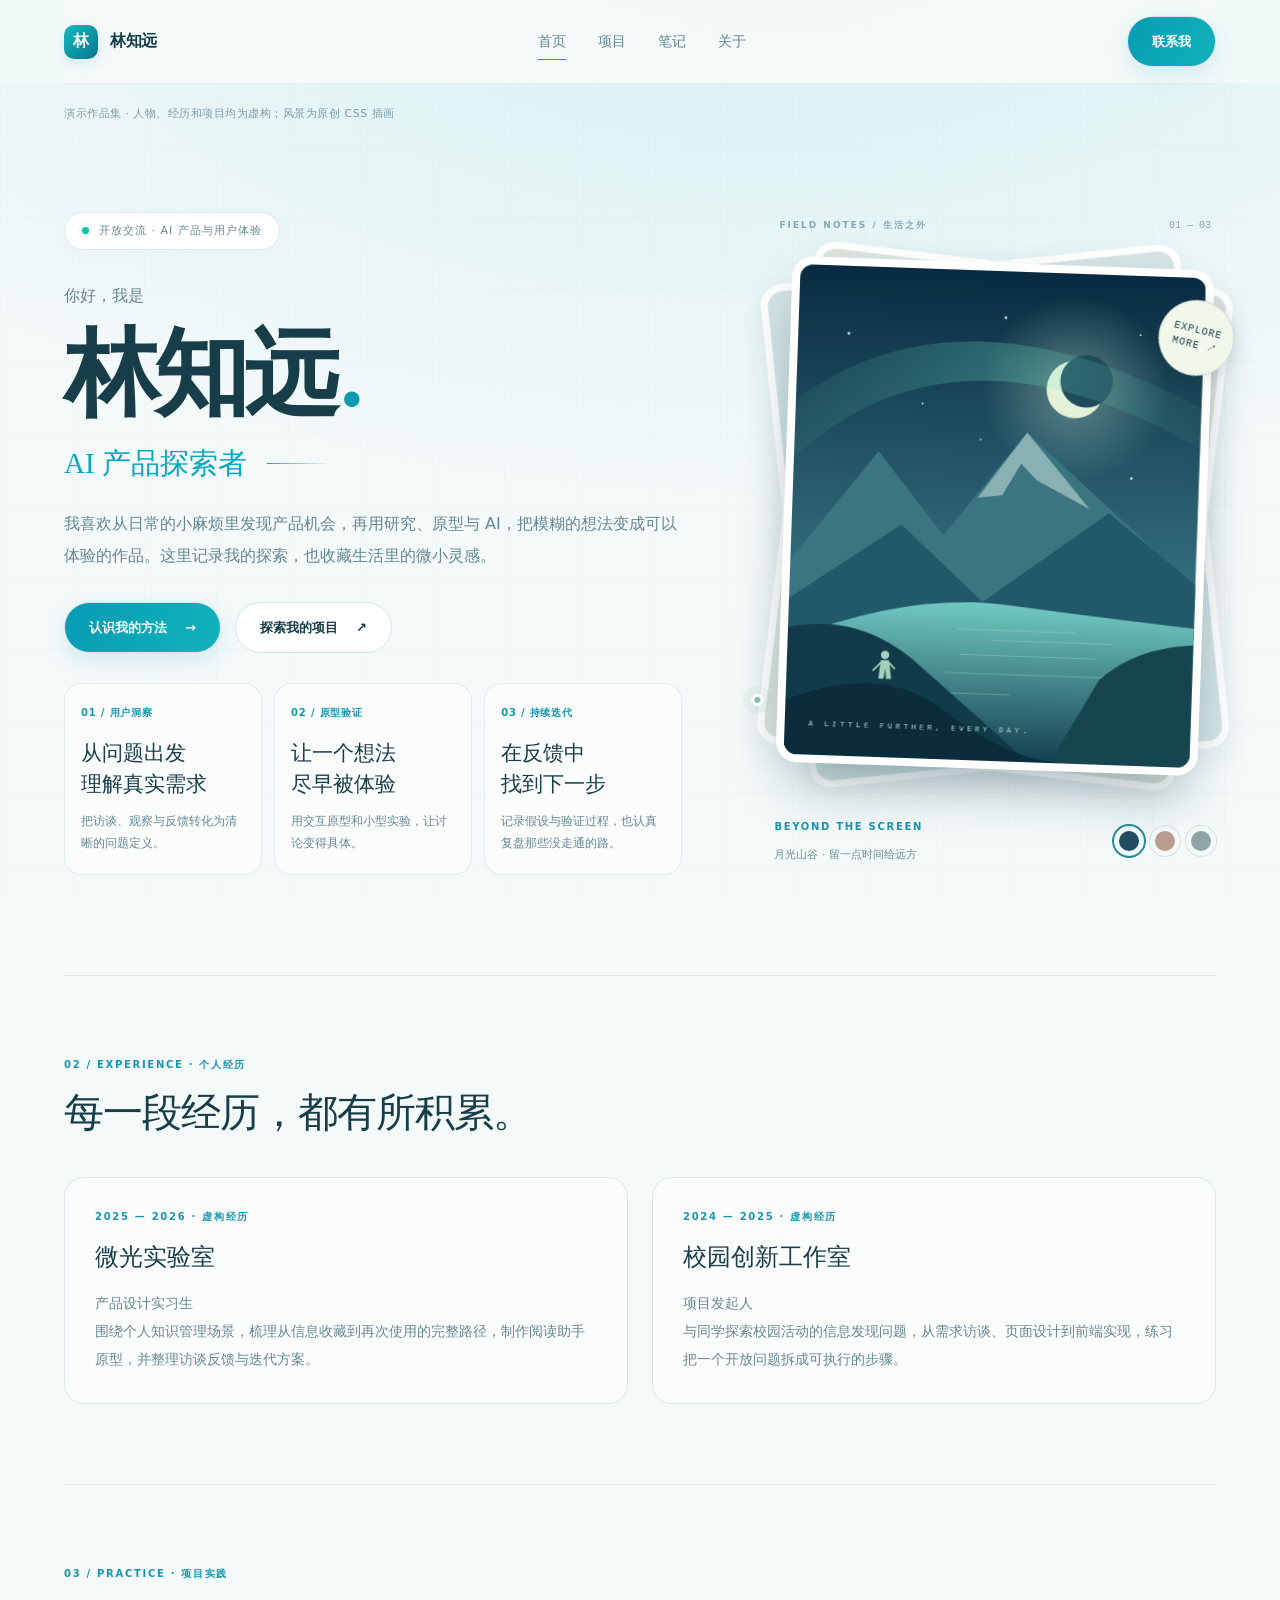
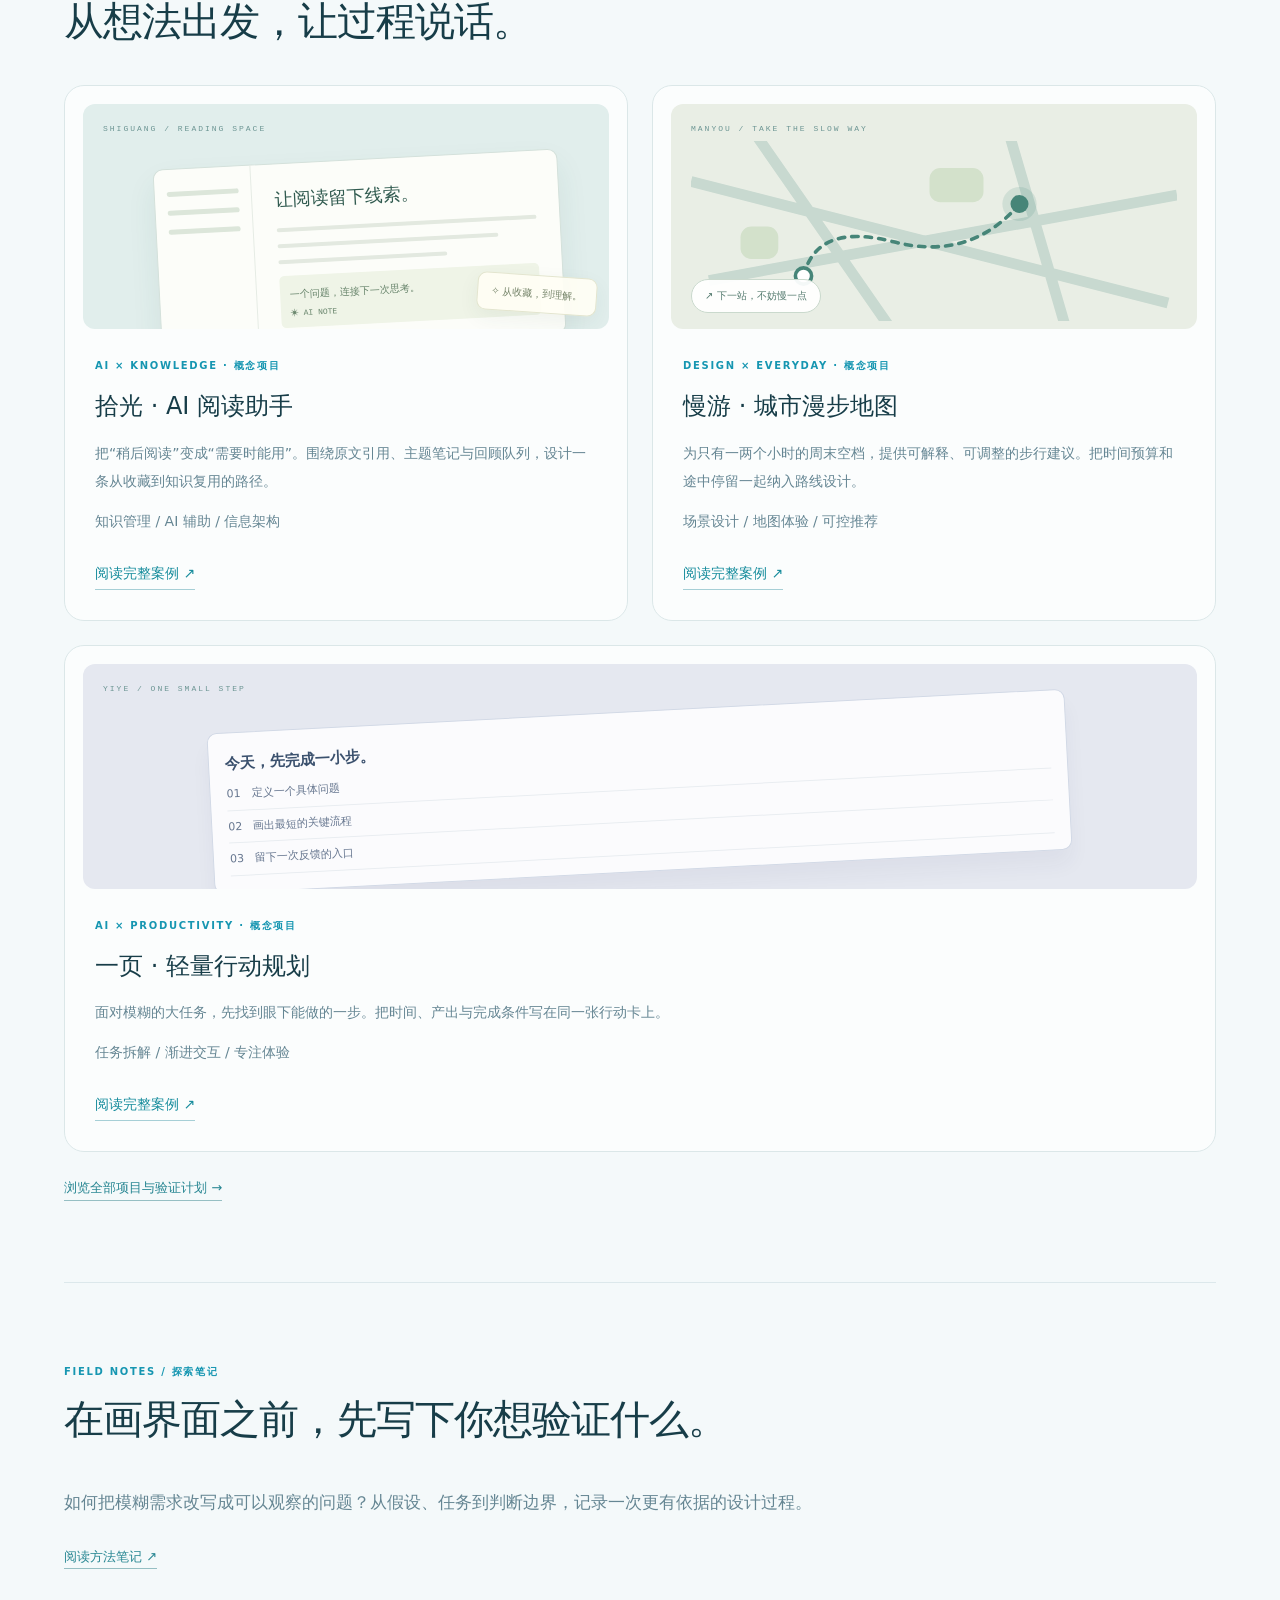
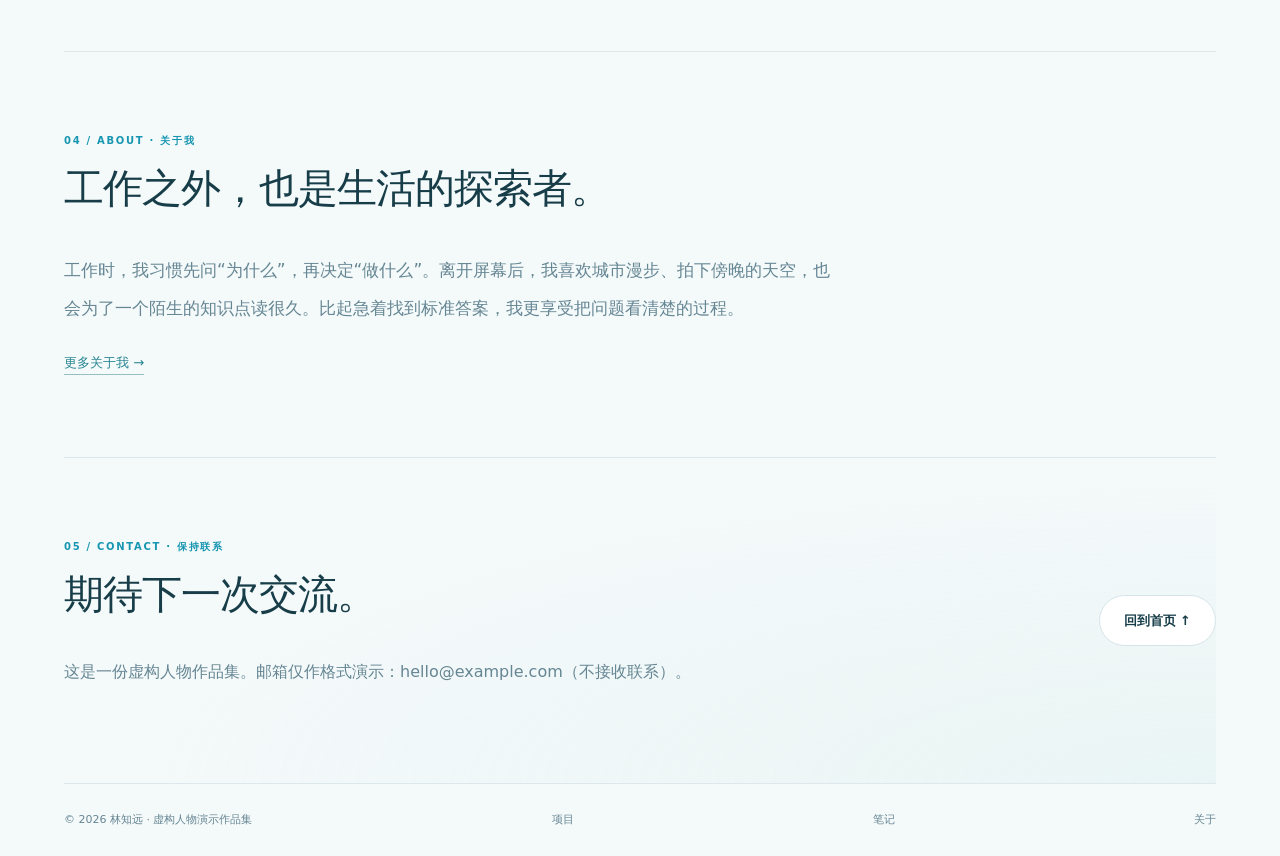
<file: index.html>
<!doctype html>
<html lang="zh-CN"><head><meta charset="utf-8"><meta name="viewport" content="width=device-width,initial-scale=1"><meta name="robots" content="noindex,nofollow"><meta name="description" content="林知远的演示作品集：从用户研究到原型验证，探索 AI 与产品设计的交汇点。人物与经历均为虚构。"><title>林知远 · AI 产品探索者 | 演示作品集</title><link rel="stylesheet" href="assets/site.css"><script src="assets/site.js" defer></script></head><body><div class="wrap"><header><div class="scroll-progress" aria-hidden="true"></div><a class="brand" href="index.html"><span class="logo">林</span>林知远</a><nav aria-label="主导航"><a href="index.html" class="current" aria-current="page">首页</a><a href="projects.html">项目</a><a href="notes.html">笔记</a><a href="about.html">关于</a></nav><a class="button primary" href="about.html#contact">联系我</a></header><div class="draft">演示作品集 · 人物、经历和项目均为虚构；风景为原创 CSS 插画</div><main><section class="hero"><div><span class="status"><span class="dot"></span>开放交流 · AI 产品与用户体验</span><p class="hello">你好，我是</p><h1><span class="name-line">林知远<span class="name-dot">.</span></span></h1><div class="role">AI 产品探索者<span class="role-line"></span></div><p class="intro">我喜欢从日常的小麻烦里发现产品机会，再用研究、原型与 AI，把模糊的想法变成可以体验的作品。这里记录我的探索，也收藏生活里的微小灵感。</p><div class="actions"><a class="button primary" href="about.html">认识我的方法 <span>→</span></a><a class="button" href="projects.html">探索我的项目 <span>↗</span></a></div><div class="cards"><article class="card reveal"><div class="eyebrow">01 / 用户洞察</div><h3>从问题出发<br>理解真实需求</h3><p>把访谈、观察与反馈转化为清晰的问题定义。</p></article><article class="card reveal"><div class="eyebrow">02 / 原型验证</div><h3>让一个想法<br>尽早被体验</h3><p>用交互原型和小型实验，让讨论变得具体。</p></article><article class="card reveal"><div class="eyebrow">03 / 持续迭代</div><h3>在反馈中<br>找到下一步</h3><p>记录假设与验证过程，也认真复盘那些没走通的路。</p></article></div></div><aside class="album reveal" aria-label="可切换配色的原创风景插画"><div class="album-top"><span class="album-label">FIELD NOTES / 生活之外</span><span class="art-index">01 — 03</span></div><div class="art-stage" data-theme="night"><div class="art-frame"><svg class="landscape" viewBox="0 0 480 580" xmlns="http://www.w3.org/2000/svg" role="img" aria-labelledby="landscape-title"><title id="landscape-title">月光下的山谷、湖泊与探索者</title><defs><linearGradient id="sky" x2="0" y2="1"><stop stop-color="#092a40"/><stop offset=".62" stop-color="#336d7c"/><stop offset="1" stop-color="#b0d9d1"/></linearGradient><linearGradient id="water" x2="0" y2="1"><stop stop-color="#70c9c2"/><stop offset="1" stop-color="#143f50"/></linearGradient><radialGradient id="halo"><stop stop-color="#e7fbdf" stop-opacity=".35"/><stop offset="1" stop-color="#d0ffeb" stop-opacity="0"/></radialGradient><linearGradient id="aurora"><stop stop-color="#73edcb" stop-opacity="0"/><stop offset=".5" stop-color="#73edcb" stop-opacity=".25"/><stop offset="1" stop-color="#73edcb" stop-opacity="0"/></linearGradient></defs><rect width="480" height="580" fill="url(#sky)"/><circle cx="330" cy="137" r="110" fill="url(#halo)"/><g class="art-moon"><circle cx="330" cy="137" r="34" fill="#e4f1d9"/><circle cx="343" cy="127" r="31" fill="#204b5c"/></g><g class="art-stars" fill="#d8f5eb"><circle cx="60" cy="80" r="1.5"/><circle cx="150" cy="160" r="1"/><circle cx="245" cy="55" r="1.5"/><circle cx="405" cy="70" r="1"/><circle cx="95" cy="230" r="1"/><circle cx="400" cy="240" r="1.5"/><circle cx="220" cy="200" r="1"/><circle cx="290" cy="250" r="1.3"/></g><path class="art-aurora" d="M-60 220Q150-30 530 180L530 230Q150 0-60 300Z" fill="url(#aurora)"/><path d="M0 350L100 218L180 315L275 190L480 367V580H0Z" fill="#3c7582"/><path d="M219 269L275 190L352 278L288 246L269 227L248 265Z" fill="#b2d1cf" opacity=".65"/><path d="M0 395L130 304L229 392L375 282L480 363V580H0Z" fill="#225969"/><path d="M0 445Q140 383 260 395T480 415V580H0Z" fill="url(#water)"/><g fill="none" stroke="#b8e2d1" stroke-width="1" opacity=".4"><path d="M200 425h140m-100 12h145m-180 18h160m-180 22h190m-230 24h120"/></g><path d="M0 430Q80 410 149 463L290 580H0Z" fill="#123b49"/><path d="M480 435Q411 440 370 480L315 580H480Z" fill="#164550"/><path d="M0 516Q112 467 188 522T330 580H0Z" fill="#0a2c3b"/><g fill="#a6d0bc"><circle cx="116" cy="459" r="5"/><path d="M111 465h10l3 22h-6l-1-12-2 12h-6Z"/></g><path d="M111 468l-9 10m19-10 7 7" stroke="#a6d0bc" stroke-width="2"/><text x="28" y="545" fill="#b1dbd1" font-family="monospace" font-size="9" letter-spacing="4">A LITTLE FURTHER, EVERY DAY.</text></svg></div><span class="art-stamp">EXPLORE<br>MORE ↗</span><span class="orbit-dot"></span></div><div class="art-bottom"><div><span class="eyebrow">BEYOND THE SCREEN</span><p id="art-caption" aria-live="polite">月光山谷 · 留一点时间给远方</p></div><div class="art-controls" role="group" aria-label="插画配色"><button class="swatch night" data-scene="night" aria-label="月光山谷" aria-pressed="true"></button><button class="swatch dawn" data-scene="dawn" aria-label="日出山谷" aria-pressed="false"></button><button class="swatch mist" data-scene="mist" aria-label="雾色山谷" aria-pressed="false"></button></div></div></aside></section><section class="section reveal" id="experience"><div class="eyebrow">02 / EXPERIENCE · 个人经历</div><h2>每一段经历，都有所积累。</h2><div class="rows"><article class="placeholder reveal"><div class="eyebrow">2025 — 2026 · 虚构经历</div><h3>微光实验室</h3><p>产品设计实习生<br>围绕个人知识管理场景，梳理从信息收藏到再次使用的完整路径，制作阅读助手原型，并整理访谈反馈与迭代方案。</p></article><article class="placeholder reveal"><div class="eyebrow">2024 — 2025 · 虚构经历</div><h3>校园创新工作室</h3><p>项目发起人<br>与同学探索校园活动的信息发现问题，从需求访谈、页面设计到前端实现，练习把一个开放问题拆成可执行的步骤。</p></article></div></section><section class="section reveal" id="practice"><div class="eyebrow">03 / PRACTICE · 项目实践</div><h2>从想法出发，让过程说话。</h2><div class="rows"><article class="placeholder reveal"><div class="project-art reading-art" aria-hidden="true"><div class="mini-label">SHIGUANG / READING SPACE</div><div class="mini-reader"><div class="mini-sidebar"><i></i><i></i><i></i></div><div class="mini-page"><span>让阅读留下线索。</span><b></b><b></b><b></b><div class="mini-highlight">一个问题，连接下一次思考。<em>✳ AI NOTE</em></div></div></div><div class="floating-note">✧ 从收藏，到理解。</div></div><div class="eyebrow">AI × KNOWLEDGE · 概念项目</div><h3>拾光 · AI 阅读助手</h3><p>把“稍后阅读”变成“需要时能用”。围绕原文引用、主题笔记与回顾队列，设计一条从收藏到知识复用的路径。</p><p class="small" style="margin-top:12px">知识管理 / AI 辅助 / 信息架构</p><a class="detail" href="reading.html">阅读完整案例 ↗</a></article><article class="placeholder reveal"><div class="project-art walking-art" aria-hidden="true"><div class="mini-label">MANYOU / TAKE THE SLOW WAY</div><svg viewBox="0 0 500 200"><g fill="none" stroke="#c8d9d0" stroke-width="12"><path d="M-20 45L510 180M50-10L210 220M330-20L400 220M0 155L520 60"/></g><g fill="#d3e1cb"><rect x="245" y="30" width="60" height="38" rx="12"/><rect x="35" y="95" width="42" height="36" rx="12"/></g><path class="route-path" d="M105 150Q120 90 205 112T345 70" fill="none" stroke="#468578" stroke-width="4" stroke-linecap="round" stroke-dasharray="7 8"/><circle cx="105" cy="150" r="9" fill="#fff" stroke="#468578" stroke-width="4"/><circle cx="345" cy="70" r="10" fill="#468578"/><circle cx="345" cy="70" r="19" fill="#468578" opacity=".15"/></svg><div class="map-pill">↗ 下一站，不妨慢一点</div></div><div class="eyebrow">DESIGN × EVERYDAY · 概念项目</div><h3>慢游 · 城市漫步地图</h3><p>为只有一两个小时的周末空档，提供可解释、可调整的步行建议。把时间预算和途中停留一起纳入路线设计。</p><p class="small" style="margin-top:12px">场景设计 / 地图体验 / 可控推荐</p><a class="detail" href="walking.html">阅读完整案例 ↗</a></article></div><div style="margin-top:24px"><article class="placeholder reveal"><div class="project-art planning-art" aria-hidden="true"><div class="mini-label">YIYE / ONE SMALL STEP</div><div class="plan-sheet"><b>今天，先完成一小步。</b><span>01　定义一个具体问题</span><span>02　画出最短的关键流程</span><span>03　留下一次反馈的入口</span></div></div><div class="eyebrow">AI × PRODUCTIVITY · 概念项目</div><h3>一页 · 轻量行动规划</h3><p>面对模糊的大任务，先找到眼下能做的一步。把时间、产出与完成条件写在同一张行动卡上。</p><p class="small" style="margin-top:12px">任务拆解 / 渐进交互 / 专注体验</p><a class="detail" href="planning.html">阅读完整案例 ↗</a></article></div><a class="section-link" href="projects.html">浏览全部项目与验证计划 →</a></section><section class="section reveal" id="notes"><div class="eyebrow">FIELD NOTES / 探索笔记</div><h2>在画界面之前，先写下你想验证什么。</h2><p class="about">如何把模糊需求改写成可以观察的问题？从假设、任务到判断边界，记录一次更有依据的设计过程。</p><a class="section-link" href="note-validation.html">阅读方法笔记 ↗</a></section><section class="section reveal" id="about"><div class="eyebrow">04 / ABOUT · 关于我</div><h2>工作之外，也是生活的探索者。</h2><p class="about">工作时，我习惯先问“为什么”，再决定“做什么”。离开屏幕后，我喜欢城市漫步、拍下傍晚的天空，也会为了一个陌生的知识点读很久。比起急着找到标准答案，我更享受把问题看清楚的过程。</p><a class="section-link" href="about.html">更多关于我 →</a></section><section class="section reveal contact" id="contact"><div><div class="eyebrow">05 / CONTACT · 保持联系</div><h2>期待下一次交流。</h2><p>这是一份虚构人物作品集。邮箱仅作格式演示：<span style="white-space:nowrap">hello@example.com</span>（不接收联系）。</p></div><a class="button" href="#">回到首页 ↑</a></section></main><footer><span>© 2026 林知远 · 虚构人物演示作品集</span><a href="projects.html">项目</a><a href="notes.html">笔记</a><a href="about.html">关于</a></footer></div></body></html>
</file>
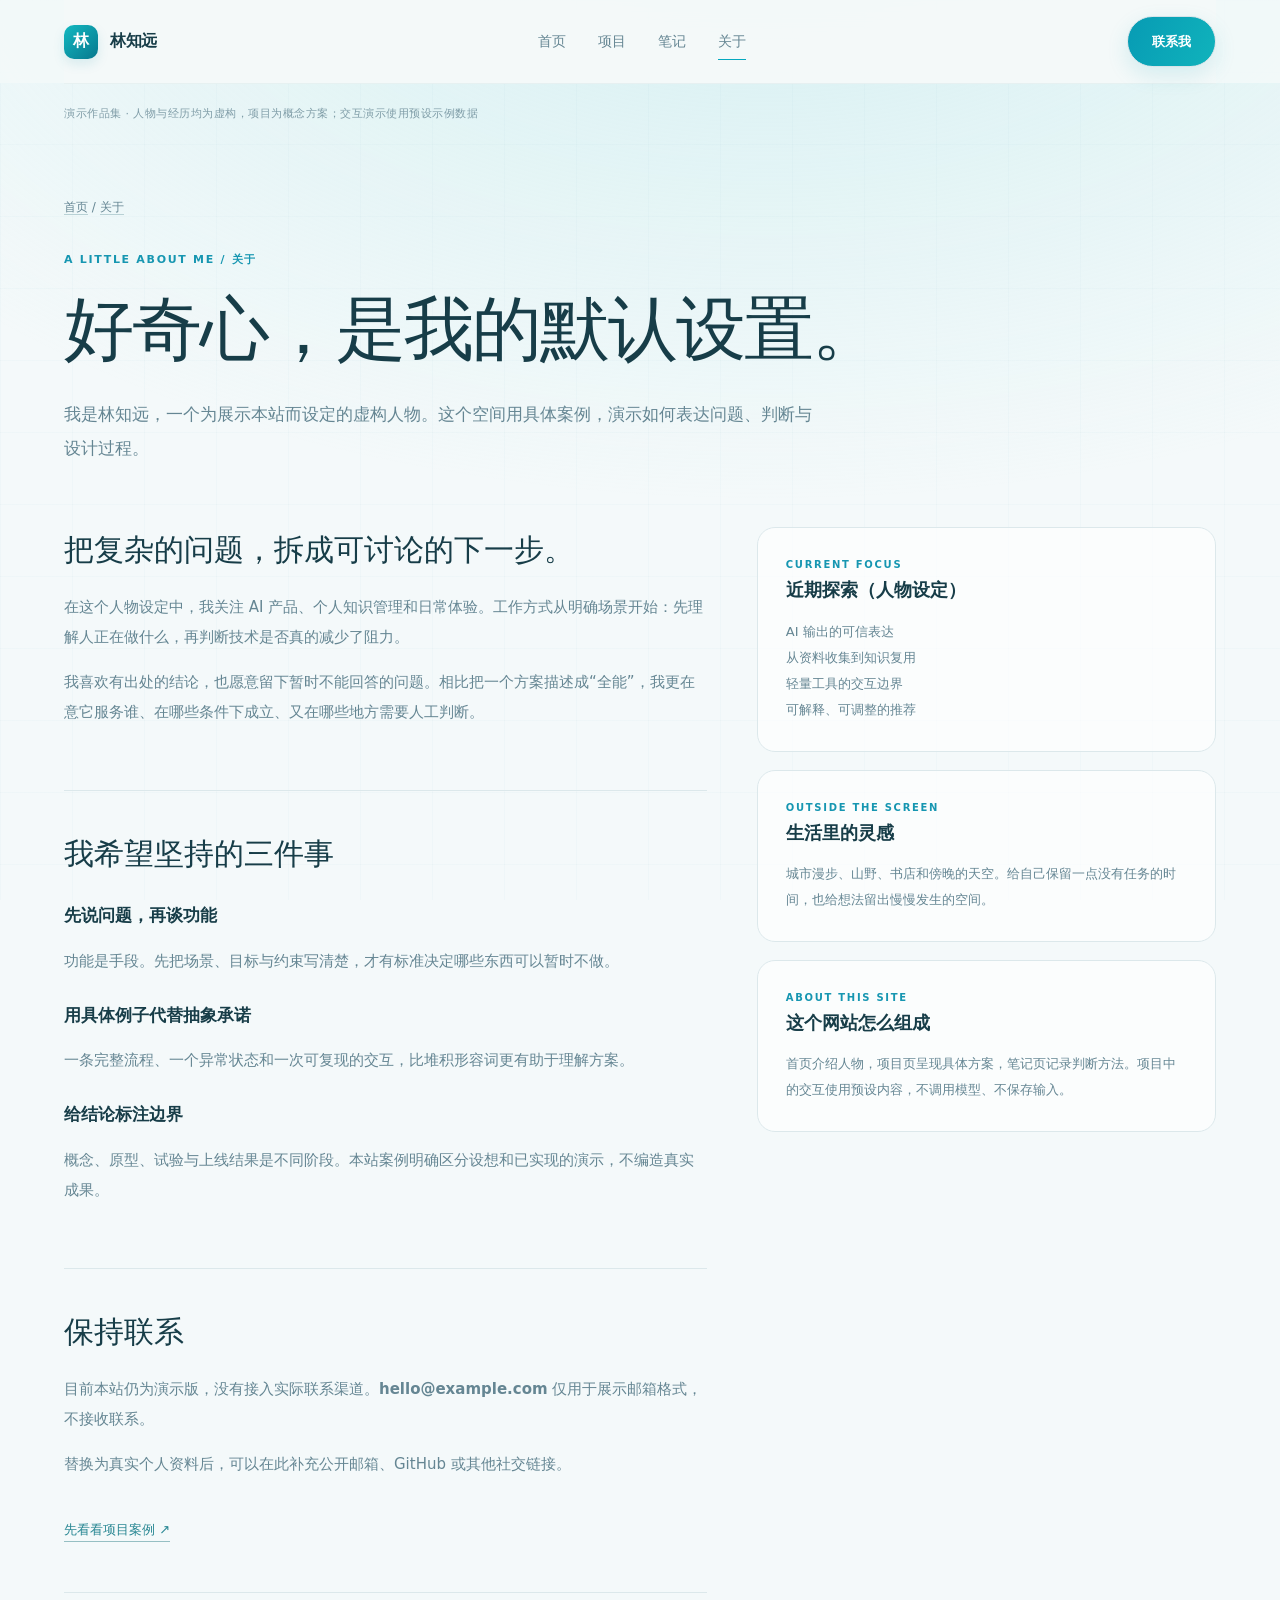
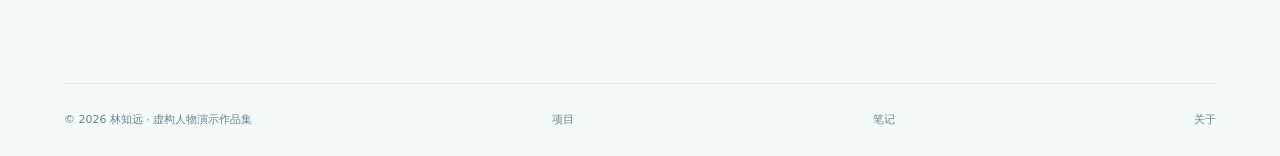
<file: about.html>
<!doctype html><html lang="zh-CN"><head><meta charset="utf-8"><meta name="viewport" content="width=device-width,initial-scale=1"><meta name="robots" content="noindex,nofollow"><meta name="description" content="林知远的人物设定、设计原则与网站说明。"><meta name="theme-color" content="#f4f9fa"><title>关于我 · 林知远演示作品集</title><link rel="stylesheet" href="assets/site.css"><script src="assets/site.js" defer></script></head><body><div class="wrap"><header><div class="scroll-progress" aria-hidden="true"></div><a class="brand" href="index.html"><span class="logo">林</span>林知远</a><nav aria-label="主导航"><a href="index.html">首页</a><a href="projects.html">项目</a><a href="notes.html">笔记</a><a href="about.html" class="current" aria-current="page">关于</a></nav><a class="button primary" href="about.html#contact">联系我</a></header><div class="draft">演示作品集 · 人物与经历均为虚构，项目为概念方案；交互演示使用预设示例数据</div><main><div class="page-head"><div class="breadcrumb"><a href="index.html">首页</a> / <a href="about.html">关于</a></div><div class="eyebrow">A LITTLE ABOUT ME / 关于</div><h1>好奇心，是我的默认设置。</h1><p class="intro">我是林知远，一个为展示本站而设定的虚构人物。这个空间用具体案例，演示如何表达问题、判断与设计过程。</p></div><div class="about-grid"><div><section class="case-section"><h2>把复杂的问题，拆成可讨论的下一步。</h2><p>在这个人物设定中，我关注 AI 产品、个人知识管理和日常体验。工作方式从明确场景开始：先理解人正在做什么，再判断技术是否真的减少了阻力。</p><p>我喜欢有出处的结论，也愿意留下暂时不能回答的问题。相比把一个方案描述成“全能”，我更在意它服务谁、在哪些条件下成立、又在哪些地方需要人工判断。</p></section><section class="case-section"><h2>我希望坚持的三件事</h2><h3>先说问题，再谈功能</h3><p>功能是手段。先把场景、目标与约束写清楚，才有标准决定哪些东西可以暂时不做。</p><h3>用具体例子代替抽象承诺</h3><p>一条完整流程、一个异常状态和一次可复现的交互，比堆积形容词更有助于理解方案。</p><h3>给结论标注边界</h3><p>概念、原型、试验与上线结果是不同阶段。本站案例明确区分设想和已实现的演示，不编造真实成果。</p></section><section class="case-section" id="contact"><h2>保持联系</h2><p>目前本站仍为演示版，没有接入实际联系渠道。<strong>hello@example.com</strong> 仅用于展示邮箱格式，不接收联系。</p><p>替换为真实个人资料后，可以在此补充公开邮箱、GitHub 或其他社交链接。</p><a class="section-link" href="projects.html">先看看项目案例 ↗</a></section></div><aside><div class="about-panel"><div class="eyebrow">CURRENT FOCUS</div><h2>近期探索（人物设定）</h2><p>AI 输出的可信表达<br>从资料收集到知识复用<br>轻量工具的交互边界<br>可解释、可调整的推荐</p></div><div class="about-panel"><div class="eyebrow">OUTSIDE THE SCREEN</div><h2>生活里的灵感</h2><p>城市漫步、山野、书店和傍晚的天空。给自己保留一点没有任务的时间，也给想法留出慢慢发生的空间。</p></div><div class="about-panel"><div class="eyebrow">ABOUT THIS SITE</div><h2>这个网站怎么组成</h2><p>首页介绍人物，项目页呈现具体方案，笔记页记录判断方法。项目中的交互使用预设内容，不调用模型、不保存输入。</p></div></aside></div></main><footer><span>© 2026 林知远 · 虚构人物演示作品集</span><a href="projects.html">项目</a><a href="notes.html">笔记</a><a href="about.html">关于</a></footer></div></body></html>
</file>
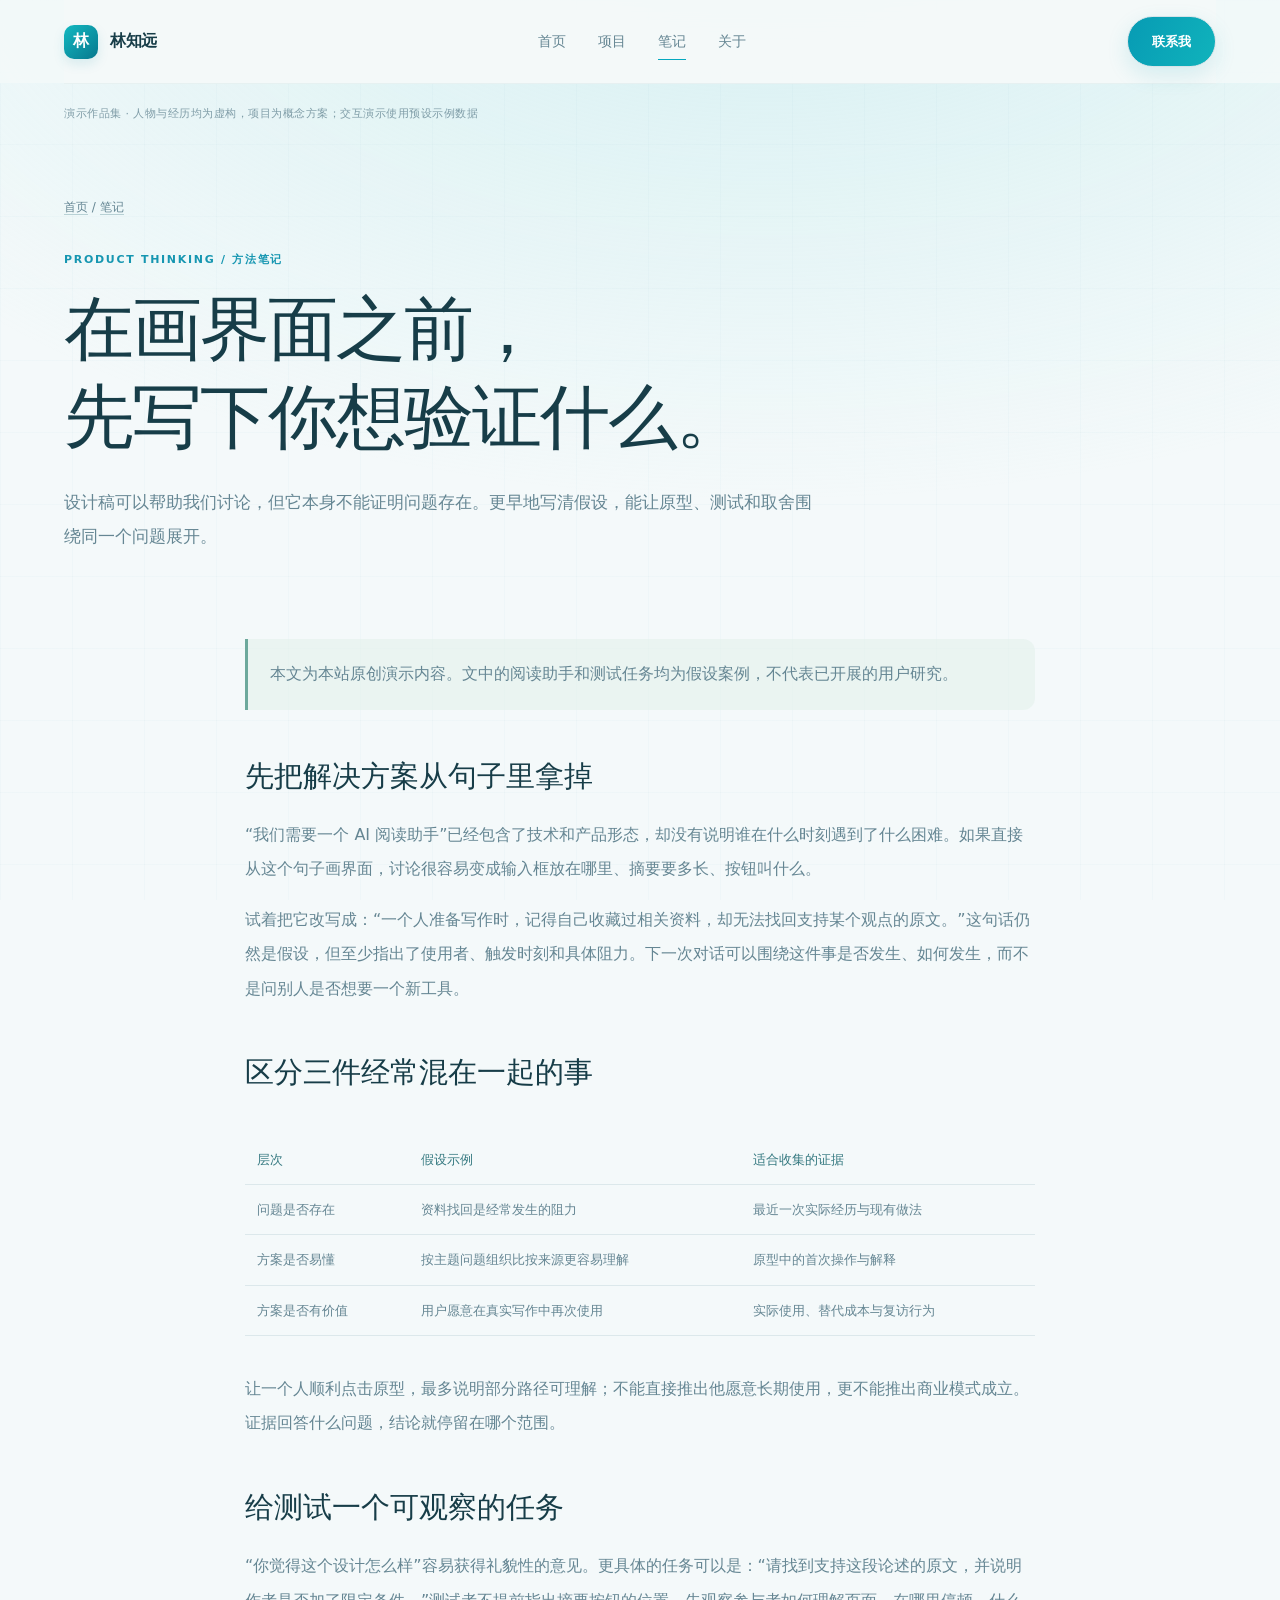
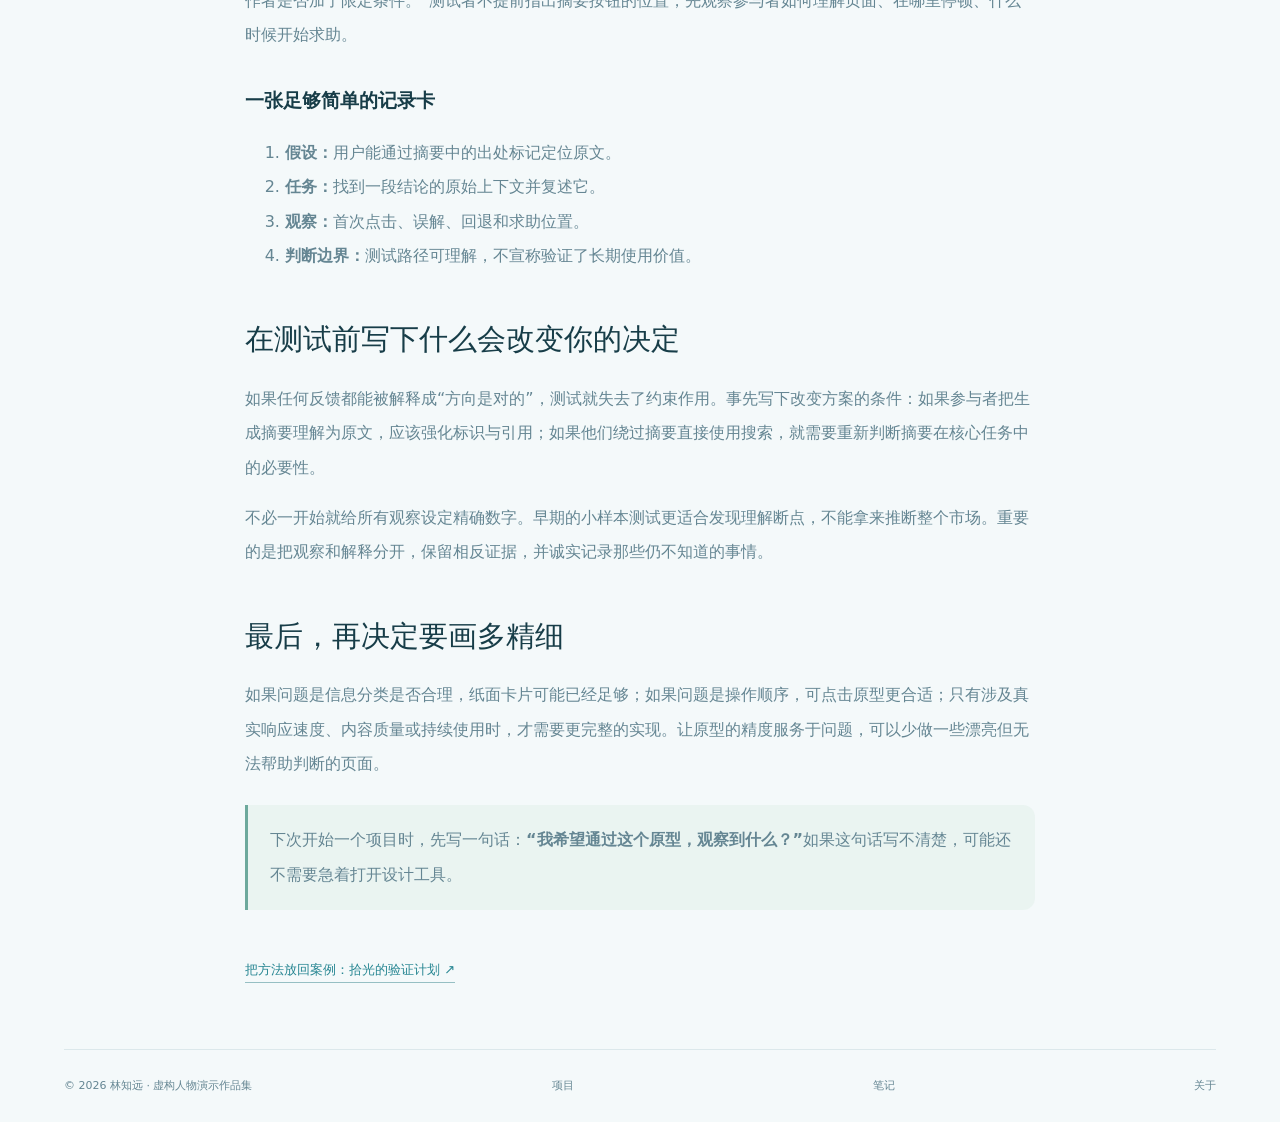
<file: note-validation.html>
<!doctype html><html lang="zh-CN"><head><meta charset="utf-8"><meta name="viewport" content="width=device-width,initial-scale=1"><meta name="robots" content="noindex,nofollow"><meta name="description" content="从问题假设、可观察任务到证据边界，一篇产品验证方法笔记。"><meta name="theme-color" content="#f4f9fa"><title>先写下你想验证什么 · 林知远演示作品集</title><link rel="stylesheet" href="assets/site.css"><script src="assets/site.js" defer></script></head><body><div class="wrap"><header><div class="scroll-progress" aria-hidden="true"></div><a class="brand" href="index.html"><span class="logo">林</span>林知远</a><nav aria-label="主导航"><a href="index.html">首页</a><a href="projects.html">项目</a><a href="notes.html" class="current" aria-current="page">笔记</a><a href="about.html">关于</a></nav><a class="button primary" href="about.html#contact">联系我</a></header><div class="draft">演示作品集 · 人物与经历均为虚构，项目为概念方案；交互演示使用预设示例数据</div><main><div class="page-head"><div class="breadcrumb"><a href="index.html">首页</a> / <a href="notes.html">笔记</a></div><div class="eyebrow">PRODUCT THINKING / 方法笔记</div><h1>在画界面之前，<br>先写下你想验证什么。</h1><p class="intro">设计稿可以帮助我们讨论，但它本身不能证明问题存在。更早地写清假设，能让原型、测试和取舍围绕同一个问题展开。</p></div><article class="article"><div class="callout"><p>本文为本站原创演示内容。文中的阅读助手和测试任务均为假设案例，不代表已开展的用户研究。</p></div><h2>先把解决方案从句子里拿掉</h2><p>“我们需要一个 AI 阅读助手”已经包含了技术和产品形态，却没有说明谁在什么时刻遇到了什么困难。如果直接从这个句子画界面，讨论很容易变成输入框放在哪里、摘要要多长、按钮叫什么。</p><p>试着把它改写成：“一个人准备写作时，记得自己收藏过相关资料，却无法找回支持某个观点的原文。”这句话仍然是假设，但至少指出了使用者、触发时刻和具体阻力。下一次对话可以围绕这件事是否发生、如何发生，而不是问别人是否想要一个新工具。</p><h2>区分三件经常混在一起的事</h2><div class="table-wrap"><table><thead><tr><th>层次</th><th>假设示例</th><th>适合收集的证据</th></tr></thead><tbody><tr><td>问题是否存在</td><td>资料找回是经常发生的阻力</td><td>最近一次实际经历与现有做法</td></tr><tr><td>方案是否易懂</td><td>按主题问题组织比按来源更容易理解</td><td>原型中的首次操作与解释</td></tr><tr><td>方案是否有价值</td><td>用户愿意在真实写作中再次使用</td><td>实际使用、替代成本与复访行为</td></tr></tbody></table></div><p>让一个人顺利点击原型，最多说明部分路径可理解；不能直接推出他愿意长期使用，更不能推出商业模式成立。证据回答什么问题，结论就停留在哪个范围。</p><h2>给测试一个可观察的任务</h2><p>“你觉得这个设计怎么样”容易获得礼貌性的意见。更具体的任务可以是：“请找到支持这段论述的原文，并说明作者是否加了限定条件。”测试者不提前指出摘要按钮的位置，先观察参与者如何理解页面、在哪里停顿、什么时候开始求助。</p><h3>一张足够简单的记录卡</h3><ol><li><strong>假设：</strong>用户能通过摘要中的出处标记定位原文。</li><li><strong>任务：</strong>找到一段结论的原始上下文并复述它。</li><li><strong>观察：</strong>首次点击、误解、回退和求助位置。</li><li><strong>判断边界：</strong>测试路径可理解，不宣称验证了长期使用价值。</li></ol><h2>在测试前写下什么会改变你的决定</h2><p>如果任何反馈都能被解释成“方向是对的”，测试就失去了约束作用。事先写下改变方案的条件：如果参与者把生成摘要理解为原文，应该强化标识与引用；如果他们绕过摘要直接使用搜索，就需要重新判断摘要在核心任务中的必要性。</p><p>不必一开始就给所有观察设定精确数字。早期的小样本测试更适合发现理解断点，不能拿来推断整个市场。重要的是把观察和解释分开，保留相反证据，并诚实记录那些仍不知道的事情。</p><h2>最后，再决定要画多精细</h2><p>如果问题是信息分类是否合理，纸面卡片可能已经足够；如果问题是操作顺序，可点击原型更合适；只有涉及真实响应速度、内容质量或持续使用时，才需要更完整的实现。让原型的精度服务于问题，可以少做一些漂亮但无法帮助判断的页面。</p><div class="callout"><p>下次开始一个项目时，先写一句话：<strong>“我希望通过这个原型，观察到什么？”</strong>如果这句话写不清楚，可能还不需要急着打开设计工具。</p></div><a class="section-link" href="reading.html#validation">把方法放回案例：拾光的验证计划 ↗</a></article></main><footer><span>© 2026 林知远 · 虚构人物演示作品集</span><a href="projects.html">项目</a><a href="notes.html">笔记</a><a href="about.html">关于</a></footer></div></body></html>
</file>
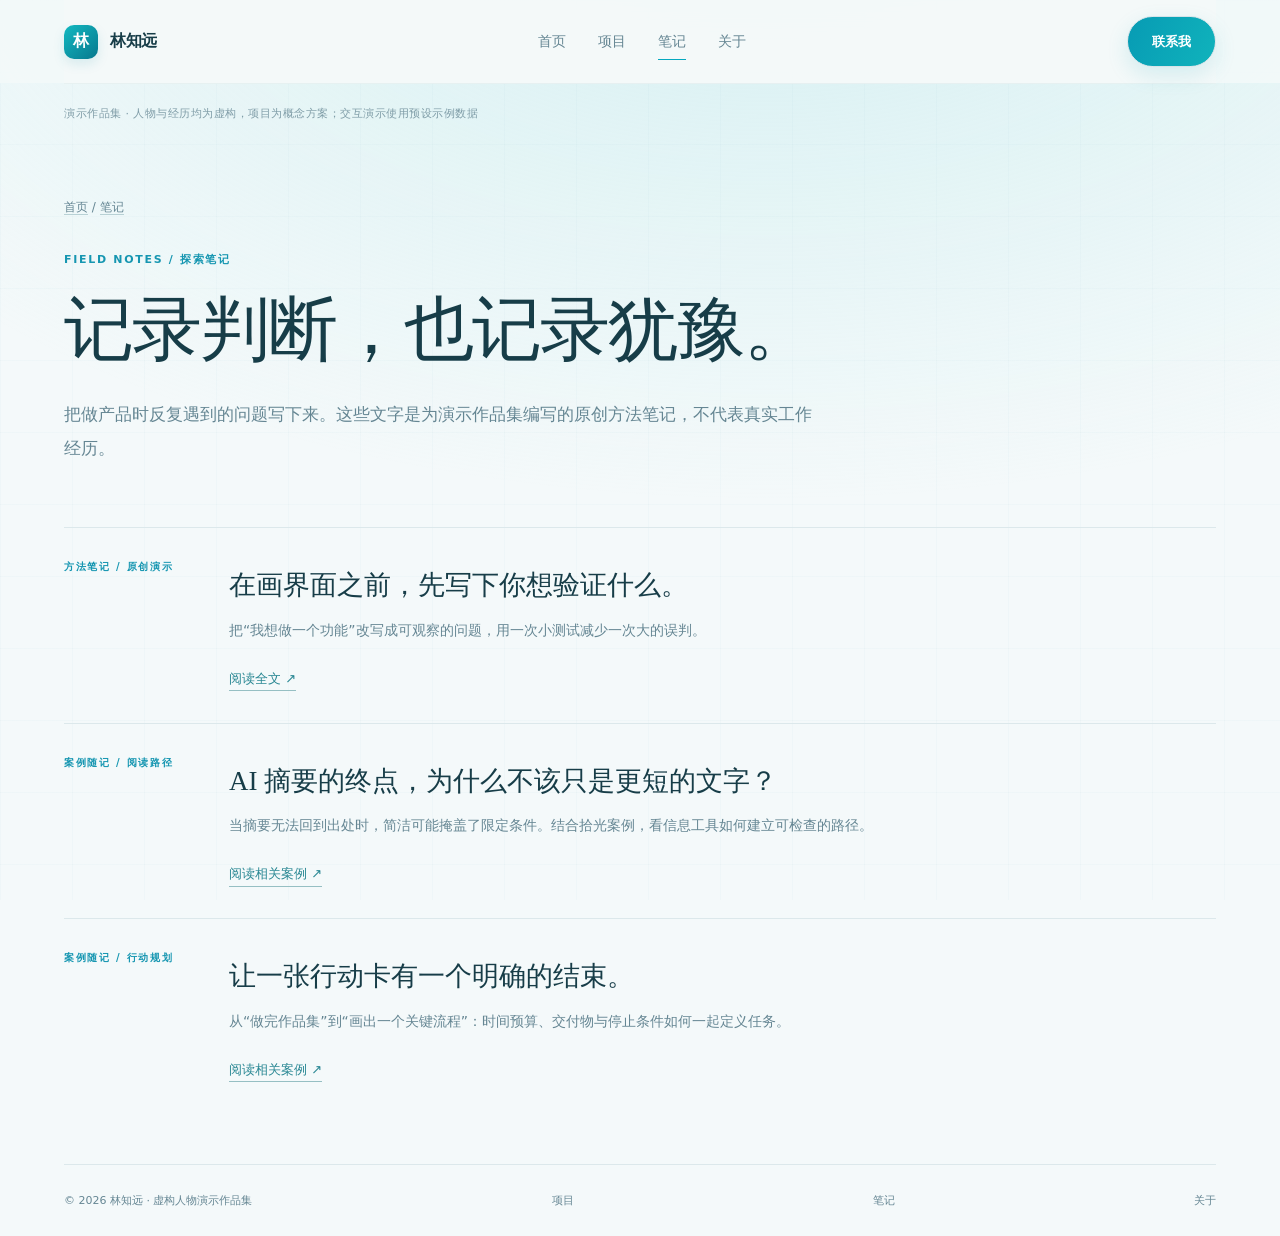
<file: notes.html>
<!doctype html><html lang="zh-CN"><head><meta charset="utf-8"><meta name="viewport" content="width=device-width,initial-scale=1"><meta name="robots" content="noindex,nofollow"><meta name="description" content="关于产品判断、原型验证与 AI 交互的演示方法笔记。"><meta name="theme-color" content="#f4f9fa"><title>探索笔记 · 林知远演示作品集</title><link rel="stylesheet" href="assets/site.css"><script src="assets/site.js" defer></script></head><body><div class="wrap"><header><div class="scroll-progress" aria-hidden="true"></div><a class="brand" href="index.html"><span class="logo">林</span>林知远</a><nav aria-label="主导航"><a href="index.html">首页</a><a href="projects.html">项目</a><a href="notes.html" class="current" aria-current="page">笔记</a><a href="about.html">关于</a></nav><a class="button primary" href="about.html#contact">联系我</a></header><div class="draft">演示作品集 · 人物与经历均为虚构，项目为概念方案；交互演示使用预设示例数据</div><main><div class="page-head"><div class="breadcrumb"><a href="index.html">首页</a> / <a href="notes.html">笔记</a></div><div class="eyebrow">FIELD NOTES / 探索笔记</div><h1>记录判断，也记录犹豫。</h1><p class="intro">把做产品时反复遇到的问题写下来。这些文字是为演示作品集编写的原创方法笔记，不代表真实工作经历。</p></div><article class="note-card"><div class="eyebrow">方法笔记 / 原创演示</div><div><h2><a href="note-validation.html">在画界面之前，先写下你想验证什么。</a></h2><p>把“我想做一个功能”改写成可观察的问题，用一次小测试减少一次大的误判。</p><a class="section-link" href="note-validation.html">阅读全文 ↗</a></div></article><article class="note-card"><div class="eyebrow">案例随记 / 阅读路径</div><div><h2><a href="reading.html#reflection">AI 摘要的终点，为什么不该只是更短的文字？</a></h2><p>当摘要无法回到出处时，简洁可能掩盖了限定条件。结合拾光案例，看信息工具如何建立可检查的路径。</p><a class="section-link" href="reading.html#reflection">阅读相关案例 ↗</a></div></article><article class="note-card"><div class="eyebrow">案例随记 / 行动规划</div><div><h2><a href="planning.html#solution">让一张行动卡有一个明确的结束。</a></h2><p>从“做完作品集”到“画出一个关键流程”：时间预算、交付物与停止条件如何一起定义任务。</p><a class="section-link" href="planning.html#solution">阅读相关案例 ↗</a></div></article><div style="height:50px"></div></main><footer><span>© 2026 林知远 · 虚构人物演示作品集</span><a href="projects.html">项目</a><a href="notes.html">笔记</a><a href="about.html">关于</a></footer></div></body></html>
</file>
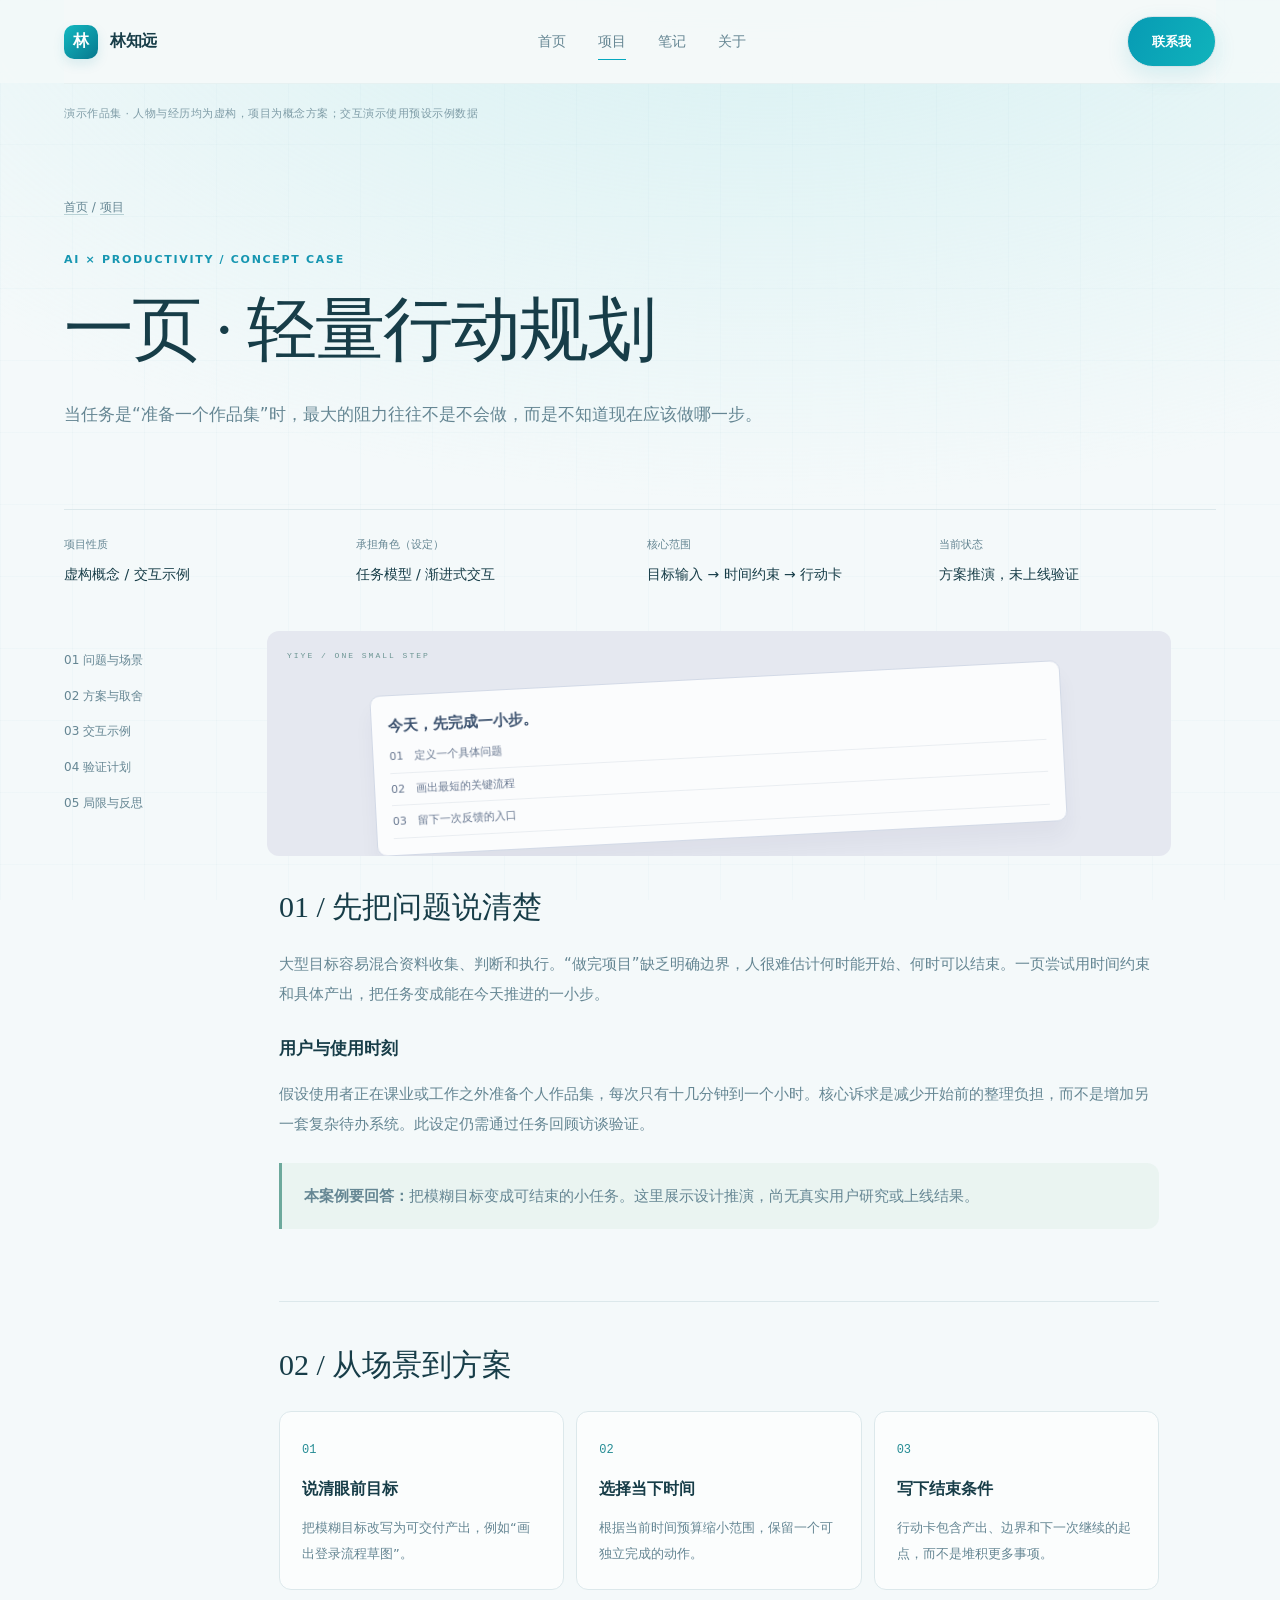
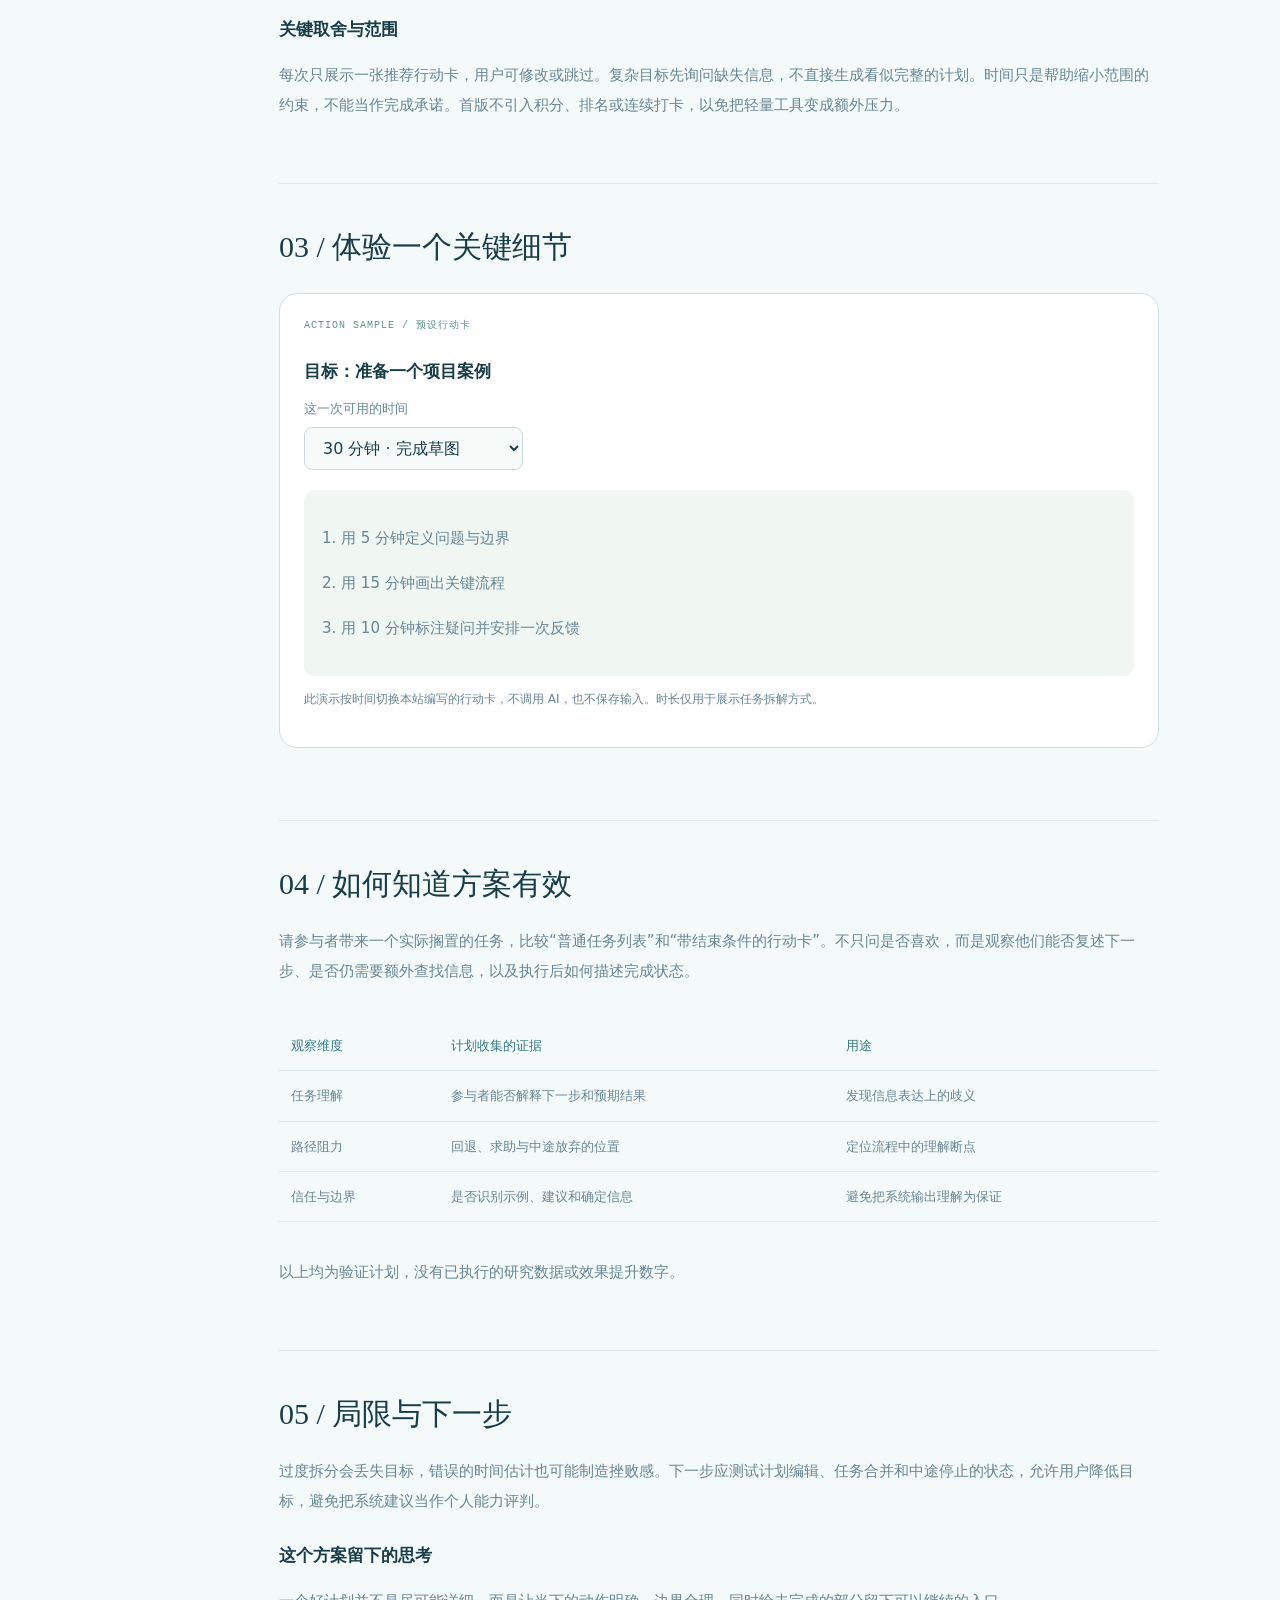
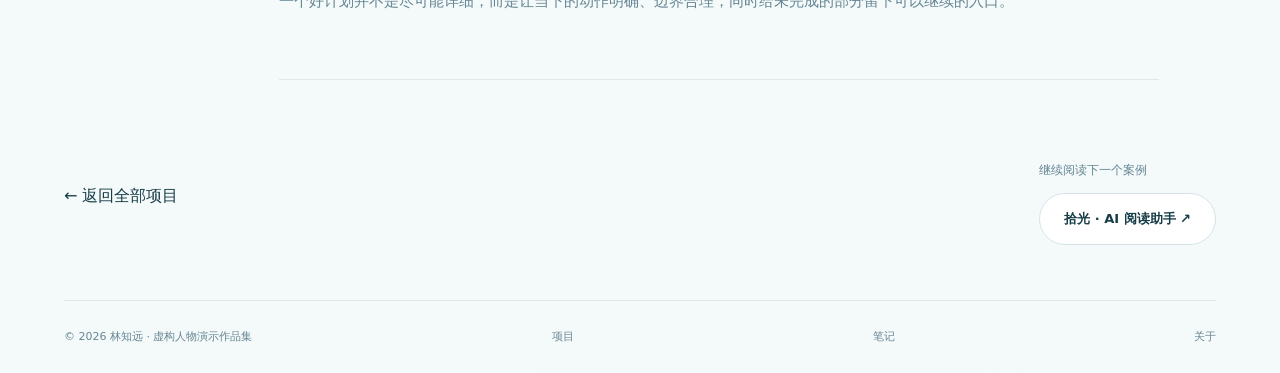
<file: planning.html>
<!doctype html><html lang="zh-CN"><head><meta charset="utf-8"><meta name="viewport" content="width=device-width,initial-scale=1"><meta name="robots" content="noindex,nofollow"><meta name="description" content="当任务是“准备一个作品集”时，最大的阻力往往不是不会做，而是不知道现在应该做哪一步。"><meta name="theme-color" content="#f4f9fa"><title>一页 · 轻量行动规划 · 林知远演示作品集</title><link rel="stylesheet" href="assets/site.css"><script src="assets/site.js" defer></script></head><body><div class="wrap"><header><div class="scroll-progress" aria-hidden="true"></div><a class="brand" href="index.html"><span class="logo">林</span>林知远</a><nav aria-label="主导航"><a href="index.html">首页</a><a href="projects.html" class="current" aria-current="page">项目</a><a href="notes.html">笔记</a><a href="about.html">关于</a></nav><a class="button primary" href="about.html#contact">联系我</a></header><div class="draft">演示作品集 · 人物与经历均为虚构，项目为概念方案；交互演示使用预设示例数据</div><main><div class="page-head"><div class="breadcrumb"><a href="index.html">首页</a> / <a href="projects.html">项目</a></div><div class="eyebrow">AI × PRODUCTIVITY / CONCEPT CASE</div><h1>一页 · 轻量行动规划</h1><p class="intro">当任务是“准备一个作品集”时，最大的阻力往往不是不会做，而是不知道现在应该做哪一步。</p></div><dl class="meta-grid"><div><dt>项目性质</dt><dd>虚构概念 / 交互示例</dd></div><div><dt>承担角色（设定）</dt><dd>任务模型 / 渐进式交互</dd></div><div><dt>核心范围</dt><dd>目标输入 → 时间约束 → 行动卡</dd></div><div><dt>当前状态</dt><dd>方案推演，未上线验证</dd></div></dl><div class="case-layout"><aside class="toc" aria-label="案例目录"><a href="#context">01 问题与场景</a><a href="#solution">02 方案与取舍</a><a href="#demo">03 交互示例</a><a href="#validation">04 验证计划</a><a href="#reflection">05 局限与反思</a></aside><div class="case-body"><div class="project-art planning-art" aria-hidden="true"><div class="mini-label">YIYE / ONE SMALL STEP</div><div class="plan-sheet"><b>今天，先完成一小步。</b><span>01　定义一个具体问题</span><span>02　画出最短的关键流程</span><span>03　留下一次反馈的入口</span></div></div><section class="case-section" id="context"><h2>01 / 先把问题说清楚</h2><p>大型目标容易混合资料收集、判断和执行。“做完项目”缺乏明确边界，人很难估计何时能开始、何时可以结束。一页尝试用时间约束和具体产出，把任务变成能在今天推进的一小步。</p><h3>用户与使用时刻</h3><p>假设使用者正在课业或工作之外准备个人作品集，每次只有十几分钟到一个小时。核心诉求是减少开始前的整理负担，而不是增加另一套复杂待办系统。此设定仍需通过任务回顾访谈验证。</p><div class="callout"><p><strong>本案例要回答：</strong>把模糊目标变成可结束的小任务。这里展示设计推演，尚无真实用户研究或上线结果。</p></div></section><section class="case-section" id="solution"><h2>02 / 从场景到方案</h2><div class="flow"><div><b>01</b><h3>说清眼前目标</h3><p>把模糊目标改写为可交付产出，例如“画出登录流程草图”。</p></div><div><b>02</b><h3>选择当下时间</h3><p>根据当前时间预算缩小范围，保留一个可独立完成的动作。</p></div><div><b>03</b><h3>写下结束条件</h3><p>行动卡包含产出、边界和下一次继续的起点，而不是堆积更多事项。</p></div></div><h3>关键取舍与范围</h3><p>每次只展示一张推荐行动卡，用户可修改或跳过。复杂目标先询问缺失信息，不直接生成看似完整的计划。时间只是帮助缩小范围的约束，不能当作完成承诺。首版不引入积分、排名或连续打卡，以免把轻量工具变成额外压力。</p></section><section class="case-section" id="demo"><h2>03 / 体验一个关键细节</h2><div class="demo-panel"><div class="demo-label">ACTION SAMPLE / 预设行动卡</div><h3>目标：准备一个项目案例</h3><label for="plan-time">这一次可用的时间</label><select id="plan-time"><option value="15">15 分钟 · 找到起点</option><option value="30" selected>30 分钟 · 完成草图</option><option value="60">60 分钟 · 准备一次验证</option></select><div class="demo-output" id="plan-output" aria-live="polite"><p>1. 用 5 分钟定义问题与边界</p><p>2. 用 15 分钟画出关键流程</p><p>3. 用 10 分钟标注疑问并安排一次反馈</p></div><p class="small">此演示按时间切换本站编写的行动卡，不调用 AI，也不保存输入。时长仅用于展示任务拆解方式。</p></div></section><section class="case-section" id="validation"><h2>04 / 如何知道方案有效</h2><p>请参与者带来一个实际搁置的任务，比较“普通任务列表”和“带结束条件的行动卡”。不只问是否喜欢，而是观察他们能否复述下一步、是否仍需要额外查找信息，以及执行后如何描述完成状态。</p><div class="table-wrap"><table><thead><tr><th>观察维度</th><th>计划收集的证据</th><th>用途</th></tr></thead><tbody><tr><td>任务理解</td><td>参与者能否解释下一步和预期结果</td><td>发现信息表达上的歧义</td></tr><tr><td>路径阻力</td><td>回退、求助与中途放弃的位置</td><td>定位流程中的理解断点</td></tr><tr><td>信任与边界</td><td>是否识别示例、建议和确定信息</td><td>避免把系统输出理解为保证</td></tr></tbody></table></div><p class="small">以上均为验证计划，没有已执行的研究数据或效果提升数字。</p></section><section class="case-section" id="reflection"><h2>05 / 局限与下一步</h2><p>过度拆分会丢失目标，错误的时间估计也可能制造挫败感。下一步应测试计划编辑、任务合并和中途停止的状态，允许用户降低目标，避免把系统建议当作个人能力评判。</p><h3>这个方案留下的思考</h3><p>一个好计划并不是尽可能详细，而是让当下的动作明确、边界合理，同时给未完成的部分留下可以继续的入口。</p></section></div></div><div class="next-case"><a href="projects.html">← 返回全部项目</a><div><p>继续阅读下一个案例</p><a class="button" href="reading.html">拾光 · AI 阅读助手 ↗</a></div></div></main><footer><span>© 2026 林知远 · 虚构人物演示作品集</span><a href="projects.html">项目</a><a href="notes.html">笔记</a><a href="about.html">关于</a></footer></div></body></html>
</file>
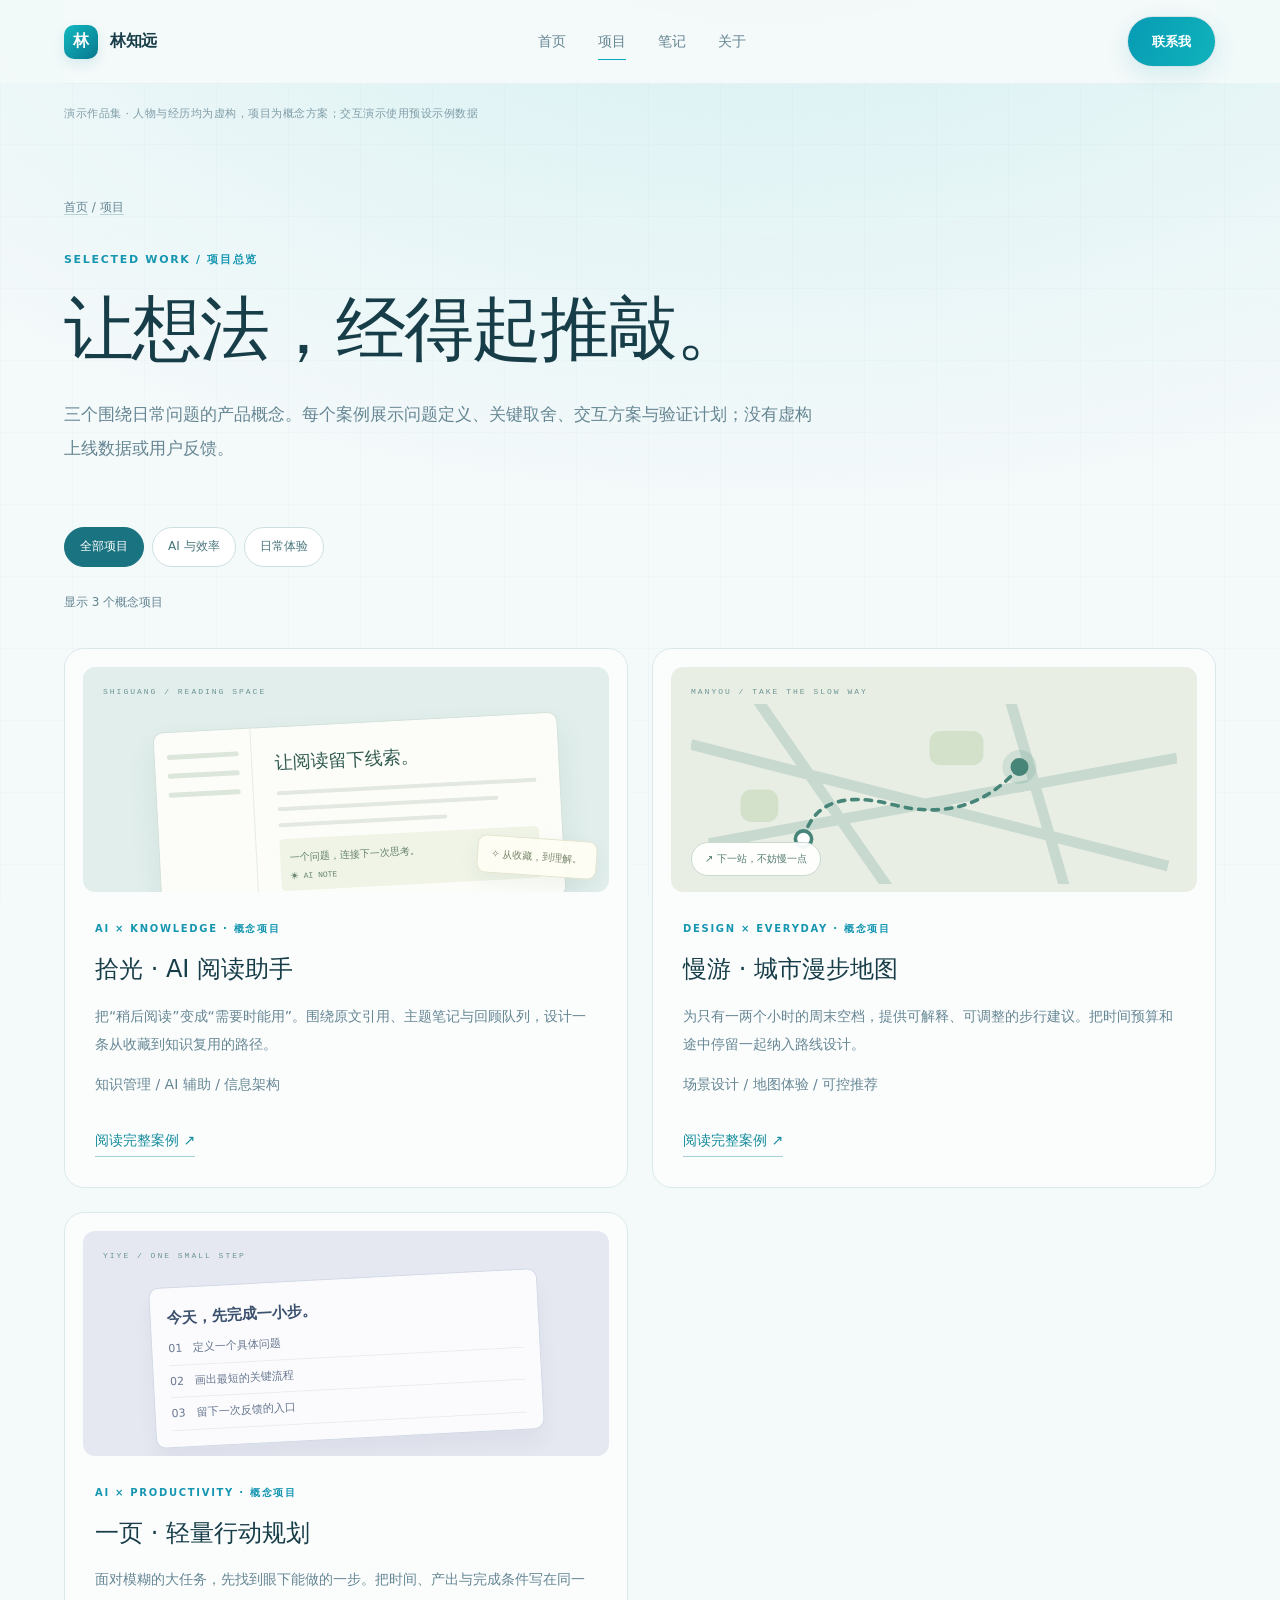
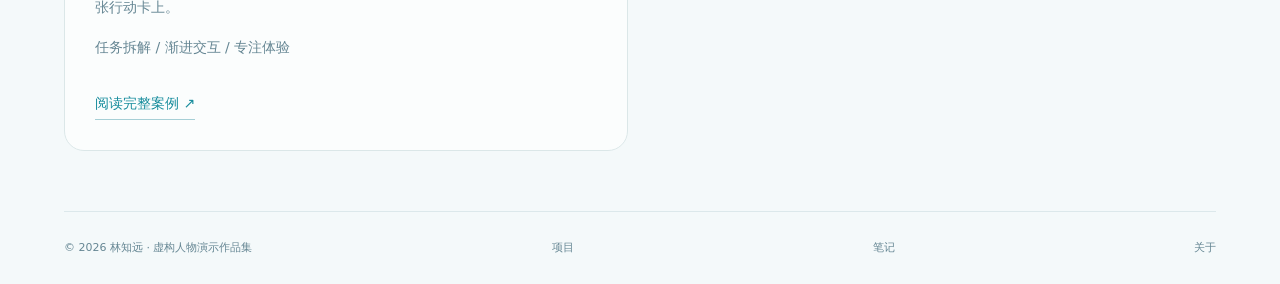
<file: projects.html>
<!doctype html><html lang="zh-CN"><head><meta charset="utf-8"><meta name="viewport" content="width=device-width,initial-scale=1"><meta name="robots" content="noindex,nofollow"><meta name="description" content="三个概念项目的完整案例与交互示例。"><meta name="theme-color" content="#f4f9fa"><title>项目总览 · 林知远演示作品集</title><link rel="stylesheet" href="assets/site.css"><script src="assets/site.js" defer></script></head><body><div class="wrap"><header><div class="scroll-progress" aria-hidden="true"></div><a class="brand" href="index.html"><span class="logo">林</span>林知远</a><nav aria-label="主导航"><a href="index.html">首页</a><a href="projects.html" class="current" aria-current="page">项目</a><a href="notes.html">笔记</a><a href="about.html">关于</a></nav><a class="button primary" href="about.html#contact">联系我</a></header><div class="draft">演示作品集 · 人物与经历均为虚构，项目为概念方案；交互演示使用预设示例数据</div><main><div class="page-head"><div class="breadcrumb"><a href="index.html">首页</a> / <a href="projects.html">项目</a></div><div class="eyebrow">SELECTED WORK / 项目总览</div><h1>让想法，经得起推敲。</h1><p class="intro">三个围绕日常问题的产品概念。每个案例展示问题定义、关键取舍、交互方案与验证计划；没有虚构上线数据或用户反馈。</p></div><div class="filters" role="group" aria-label="项目筛选"><button class="filter-button" data-filter="all" aria-pressed="true">全部项目</button><button class="filter-button" data-filter="ai" aria-pressed="false">AI 与效率</button><button class="filter-button" data-filter="experience" aria-pressed="false">日常体验</button></div><p class="list-note" id="filter-status" aria-live="polite">显示 3 个概念项目</p><div class="project-list"><article class="placeholder reveal" data-category="ai"><div class="project-art reading-art" aria-hidden="true"><div class="mini-label">SHIGUANG / READING SPACE</div><div class="mini-reader"><div class="mini-sidebar"><i></i><i></i><i></i></div><div class="mini-page"><span>让阅读留下线索。</span><b></b><b></b><b></b><div class="mini-highlight">一个问题，连接下一次思考。<em>✳ AI NOTE</em></div></div></div><div class="floating-note">✧ 从收藏，到理解。</div></div><div class="eyebrow">AI × KNOWLEDGE · 概念项目</div><h3>拾光 · AI 阅读助手</h3><p>把“稍后阅读”变成“需要时能用”。围绕原文引用、主题笔记与回顾队列，设计一条从收藏到知识复用的路径。</p><p class="small" style="margin-top:12px">知识管理 / AI 辅助 / 信息架构</p><a class="detail" href="reading.html">阅读完整案例 ↗</a></article><article class="placeholder reveal" data-category="experience"><div class="project-art walking-art" aria-hidden="true"><div class="mini-label">MANYOU / TAKE THE SLOW WAY</div><svg viewBox="0 0 500 200"><g fill="none" stroke="#c8d9d0" stroke-width="12"><path d="M-20 45L510 180M50-10L210 220M330-20L400 220M0 155L520 60"/></g><g fill="#d3e1cb"><rect x="245" y="30" width="60" height="38" rx="12"/><rect x="35" y="95" width="42" height="36" rx="12"/></g><path class="route-path" d="M105 150Q120 90 205 112T345 70" fill="none" stroke="#468578" stroke-width="4" stroke-linecap="round" stroke-dasharray="7 8"/><circle cx="105" cy="150" r="9" fill="#fff" stroke="#468578" stroke-width="4"/><circle cx="345" cy="70" r="10" fill="#468578"/><circle cx="345" cy="70" r="19" fill="#468578" opacity=".15"/></svg><div class="map-pill">↗ 下一站，不妨慢一点</div></div><div class="eyebrow">DESIGN × EVERYDAY · 概念项目</div><h3>慢游 · 城市漫步地图</h3><p>为只有一两个小时的周末空档，提供可解释、可调整的步行建议。把时间预算和途中停留一起纳入路线设计。</p><p class="small" style="margin-top:12px">场景设计 / 地图体验 / 可控推荐</p><a class="detail" href="walking.html">阅读完整案例 ↗</a></article><article class="placeholder reveal" data-category="ai"><div class="project-art planning-art" aria-hidden="true"><div class="mini-label">YIYE / ONE SMALL STEP</div><div class="plan-sheet"><b>今天，先完成一小步。</b><span>01　定义一个具体问题</span><span>02　画出最短的关键流程</span><span>03　留下一次反馈的入口</span></div></div><div class="eyebrow">AI × PRODUCTIVITY · 概念项目</div><h3>一页 · 轻量行动规划</h3><p>面对模糊的大任务，先找到眼下能做的一步。把时间、产出与完成条件写在同一张行动卡上。</p><p class="small" style="margin-top:12px">任务拆解 / 渐进交互 / 专注体验</p><a class="detail" href="planning.html">阅读完整案例 ↗</a></article></div></main><footer><span>© 2026 林知远 · 虚构人物演示作品集</span><a href="projects.html">项目</a><a href="notes.html">笔记</a><a href="about.html">关于</a></footer></div></body></html>
</file>
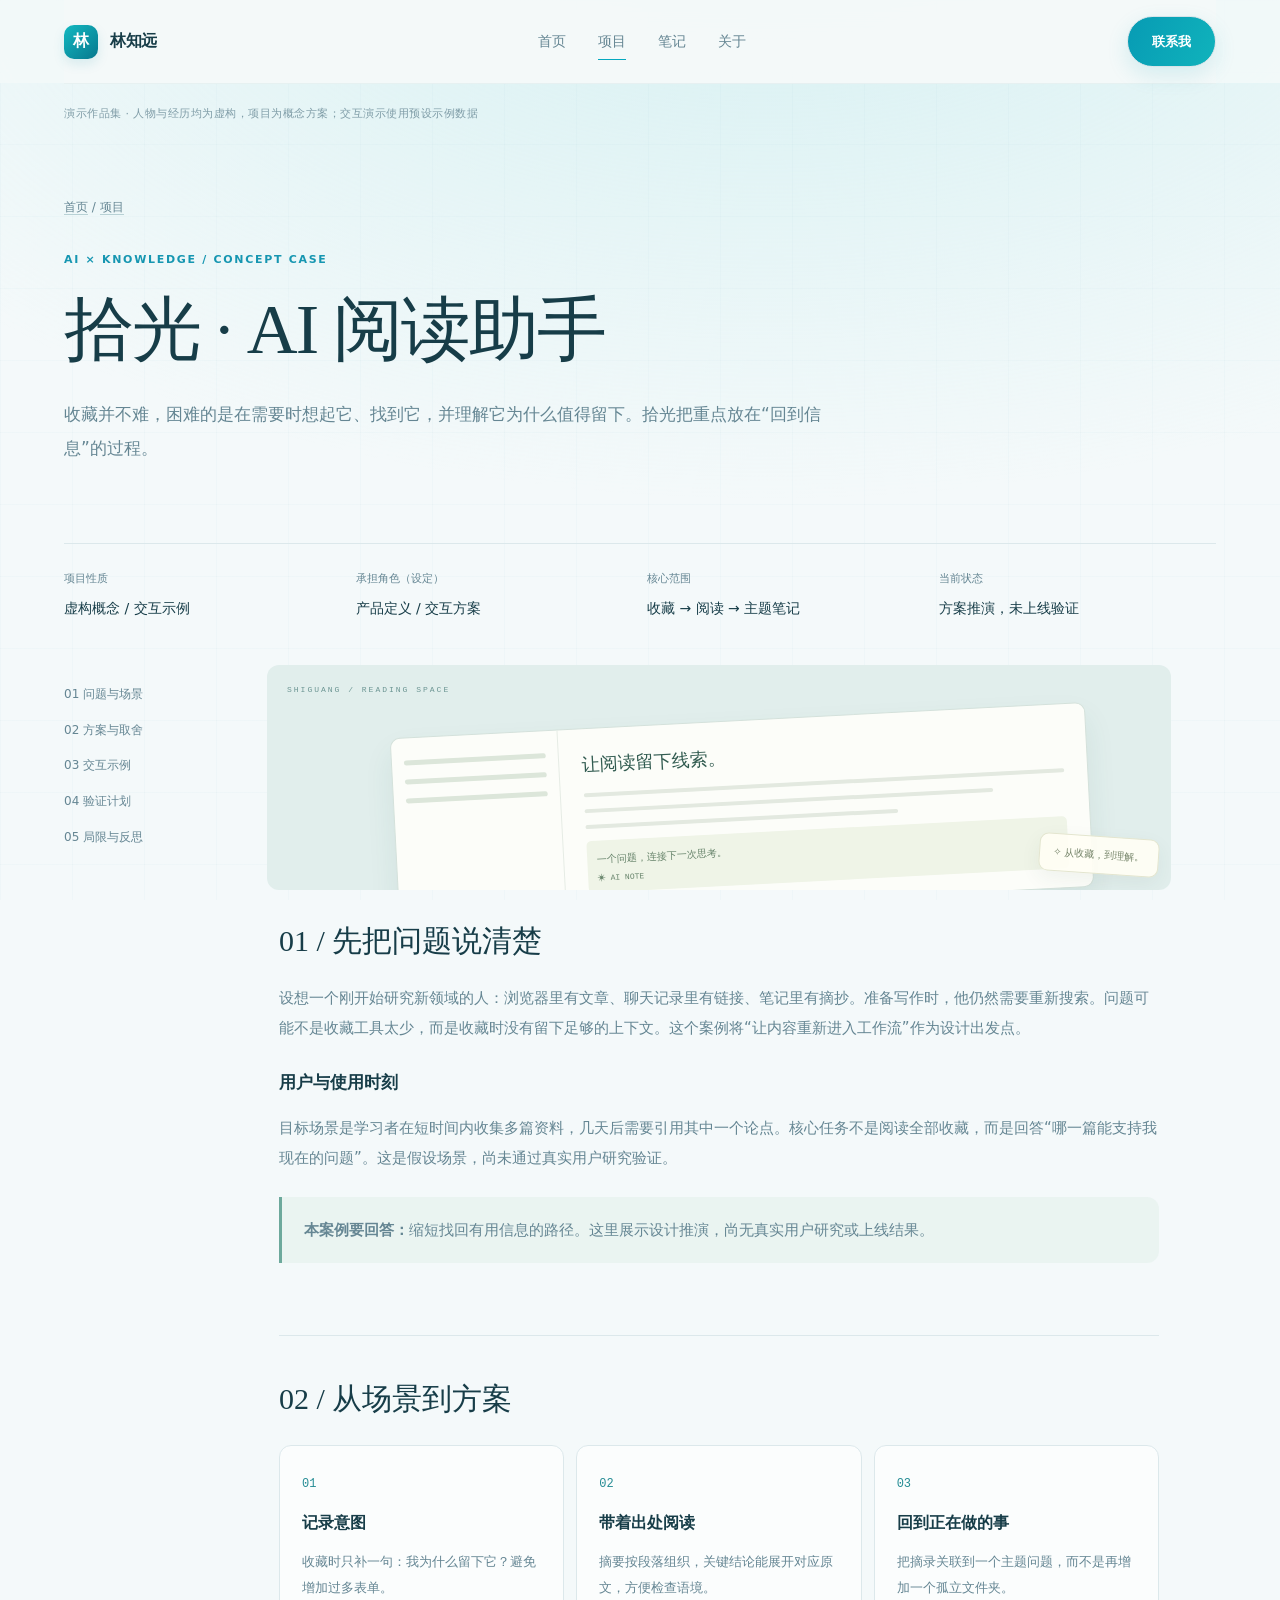
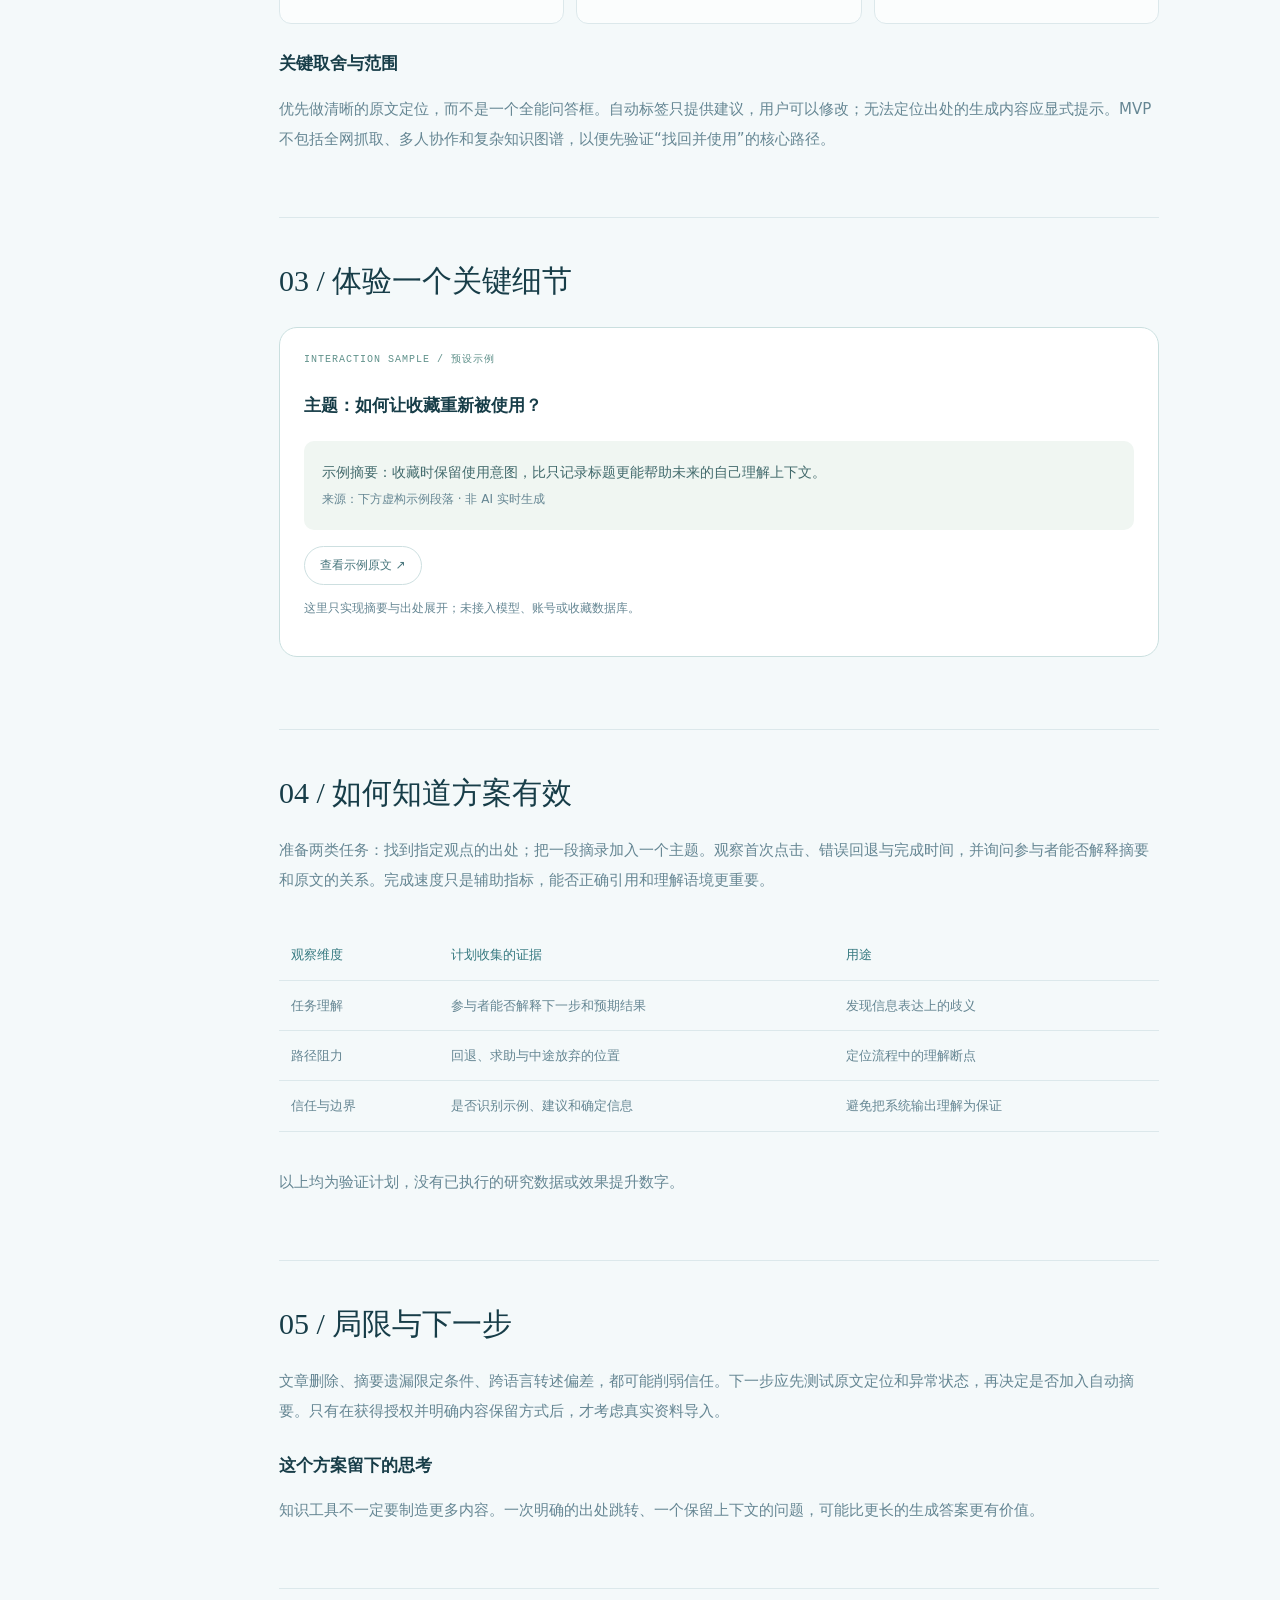
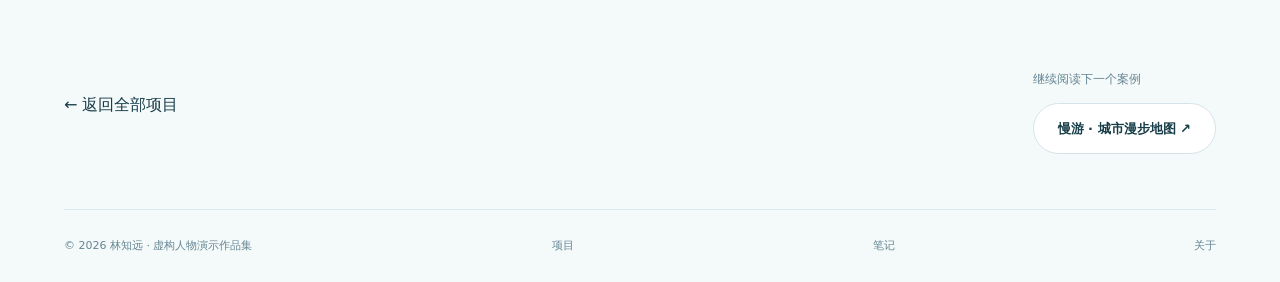
<file: reading.html>
<!doctype html><html lang="zh-CN"><head><meta charset="utf-8"><meta name="viewport" content="width=device-width,initial-scale=1"><meta name="robots" content="noindex,nofollow"><meta name="description" content="收藏并不难，困难的是在需要时想起它、找到它，并理解它为什么值得留下。拾光把重点放在“回到信息”的过程。"><meta name="theme-color" content="#f4f9fa"><title>拾光 · AI 阅读助手 · 林知远演示作品集</title><link rel="stylesheet" href="assets/site.css"><script src="assets/site.js" defer></script></head><body><div class="wrap"><header><div class="scroll-progress" aria-hidden="true"></div><a class="brand" href="index.html"><span class="logo">林</span>林知远</a><nav aria-label="主导航"><a href="index.html">首页</a><a href="projects.html" class="current" aria-current="page">项目</a><a href="notes.html">笔记</a><a href="about.html">关于</a></nav><a class="button primary" href="about.html#contact">联系我</a></header><div class="draft">演示作品集 · 人物与经历均为虚构，项目为概念方案；交互演示使用预设示例数据</div><main><div class="page-head"><div class="breadcrumb"><a href="index.html">首页</a> / <a href="projects.html">项目</a></div><div class="eyebrow">AI × KNOWLEDGE / CONCEPT CASE</div><h1>拾光 · AI 阅读助手</h1><p class="intro">收藏并不难，困难的是在需要时想起它、找到它，并理解它为什么值得留下。拾光把重点放在“回到信息”的过程。</p></div><dl class="meta-grid"><div><dt>项目性质</dt><dd>虚构概念 / 交互示例</dd></div><div><dt>承担角色（设定）</dt><dd>产品定义 / 交互方案</dd></div><div><dt>核心范围</dt><dd>收藏 → 阅读 → 主题笔记</dd></div><div><dt>当前状态</dt><dd>方案推演，未上线验证</dd></div></dl><div class="case-layout"><aside class="toc" aria-label="案例目录"><a href="#context">01 问题与场景</a><a href="#solution">02 方案与取舍</a><a href="#demo">03 交互示例</a><a href="#validation">04 验证计划</a><a href="#reflection">05 局限与反思</a></aside><div class="case-body"><div class="project-art reading-art" aria-hidden="true"><div class="mini-label">SHIGUANG / READING SPACE</div><div class="mini-reader"><div class="mini-sidebar"><i></i><i></i><i></i></div><div class="mini-page"><span>让阅读留下线索。</span><b></b><b></b><b></b><div class="mini-highlight">一个问题，连接下一次思考。<em>✳ AI NOTE</em></div></div></div><div class="floating-note">✧ 从收藏，到理解。</div></div><section class="case-section" id="context"><h2>01 / 先把问题说清楚</h2><p>设想一个刚开始研究新领域的人：浏览器里有文章、聊天记录里有链接、笔记里有摘抄。准备写作时，他仍然需要重新搜索。问题可能不是收藏工具太少，而是收藏时没有留下足够的上下文。这个案例将“让内容重新进入工作流”作为设计出发点。</p><h3>用户与使用时刻</h3><p>目标场景是学习者在短时间内收集多篇资料，几天后需要引用其中一个论点。核心任务不是阅读全部收藏，而是回答“哪一篇能支持我现在的问题”。这是假设场景，尚未通过真实用户研究验证。</p><div class="callout"><p><strong>本案例要回答：</strong>缩短找回有用信息的路径。这里展示设计推演，尚无真实用户研究或上线结果。</p></div></section><section class="case-section" id="solution"><h2>02 / 从场景到方案</h2><div class="flow"><div><b>01</b><h3>记录意图</h3><p>收藏时只补一句：我为什么留下它？避免增加过多表单。</p></div><div><b>02</b><h3>带着出处阅读</h3><p>摘要按段落组织，关键结论能展开对应原文，方便检查语境。</p></div><div><b>03</b><h3>回到正在做的事</h3><p>把摘录关联到一个主题问题，而不是再增加一个孤立文件夹。</p></div></div><h3>关键取舍与范围</h3><p>优先做清晰的原文定位，而不是一个全能问答框。自动标签只提供建议，用户可以修改；无法定位出处的生成内容应显式提示。MVP 不包括全网抓取、多人协作和复杂知识图谱，以便先验证“找回并使用”的核心路径。</p></section><section class="case-section" id="demo"><h2>03 / 体验一个关键细节</h2><div class="demo-panel"><div class="demo-label">INTERACTION SAMPLE / 预设示例</div><h3>主题：如何让收藏重新被使用？</h3><div class="demo-output">示例摘要：收藏时保留使用意图，比只记录标题更能帮助未来的自己理解上下文。<br><span class="small">来源：下方虚构示例段落 · 非 AI 实时生成</span></div><button id="source-toggle" aria-expanded="false" aria-controls="sample-source" style="margin-top:16px">查看示例原文 ↗</button><div class="source" id="sample-source" hidden>示例原文：“当你保存一篇文章时，标题通常描述作者的主题，却未必描述你为什么关注它。补充一句正在思考的问题，能为下一次阅读留下线索。”<br>这段文字为本站编写，用于演示引用定位。</div><p class="small">这里只实现摘要与出处展开；未接入模型、账号或收藏数据库。</p></div></section><section class="case-section" id="validation"><h2>04 / 如何知道方案有效</h2><p>准备两类任务：找到指定观点的出处；把一段摘录加入一个主题。观察首次点击、错误回退与完成时间，并询问参与者能否解释摘要和原文的关系。完成速度只是辅助指标，能否正确引用和理解语境更重要。</p><div class="table-wrap"><table><thead><tr><th>观察维度</th><th>计划收集的证据</th><th>用途</th></tr></thead><tbody><tr><td>任务理解</td><td>参与者能否解释下一步和预期结果</td><td>发现信息表达上的歧义</td></tr><tr><td>路径阻力</td><td>回退、求助与中途放弃的位置</td><td>定位流程中的理解断点</td></tr><tr><td>信任与边界</td><td>是否识别示例、建议和确定信息</td><td>避免把系统输出理解为保证</td></tr></tbody></table></div><p class="small">以上均为验证计划，没有已执行的研究数据或效果提升数字。</p></section><section class="case-section" id="reflection"><h2>05 / 局限与下一步</h2><p>文章删除、摘要遗漏限定条件、跨语言转述偏差，都可能削弱信任。下一步应先测试原文定位和异常状态，再决定是否加入自动摘要。只有在获得授权并明确内容保留方式后，才考虑真实资料导入。</p><h3>这个方案留下的思考</h3><p>知识工具不一定要制造更多内容。一次明确的出处跳转、一个保留上下文的问题，可能比更长的生成答案更有价值。</p></section></div></div><div class="next-case"><a href="projects.html">← 返回全部项目</a><div><p>继续阅读下一个案例</p><a class="button" href="walking.html">慢游 · 城市漫步地图 ↗</a></div></div></main><footer><span>© 2026 林知远 · 虚构人物演示作品集</span><a href="projects.html">项目</a><a href="notes.html">笔记</a><a href="about.html">关于</a></footer></div></body></html>
</file>
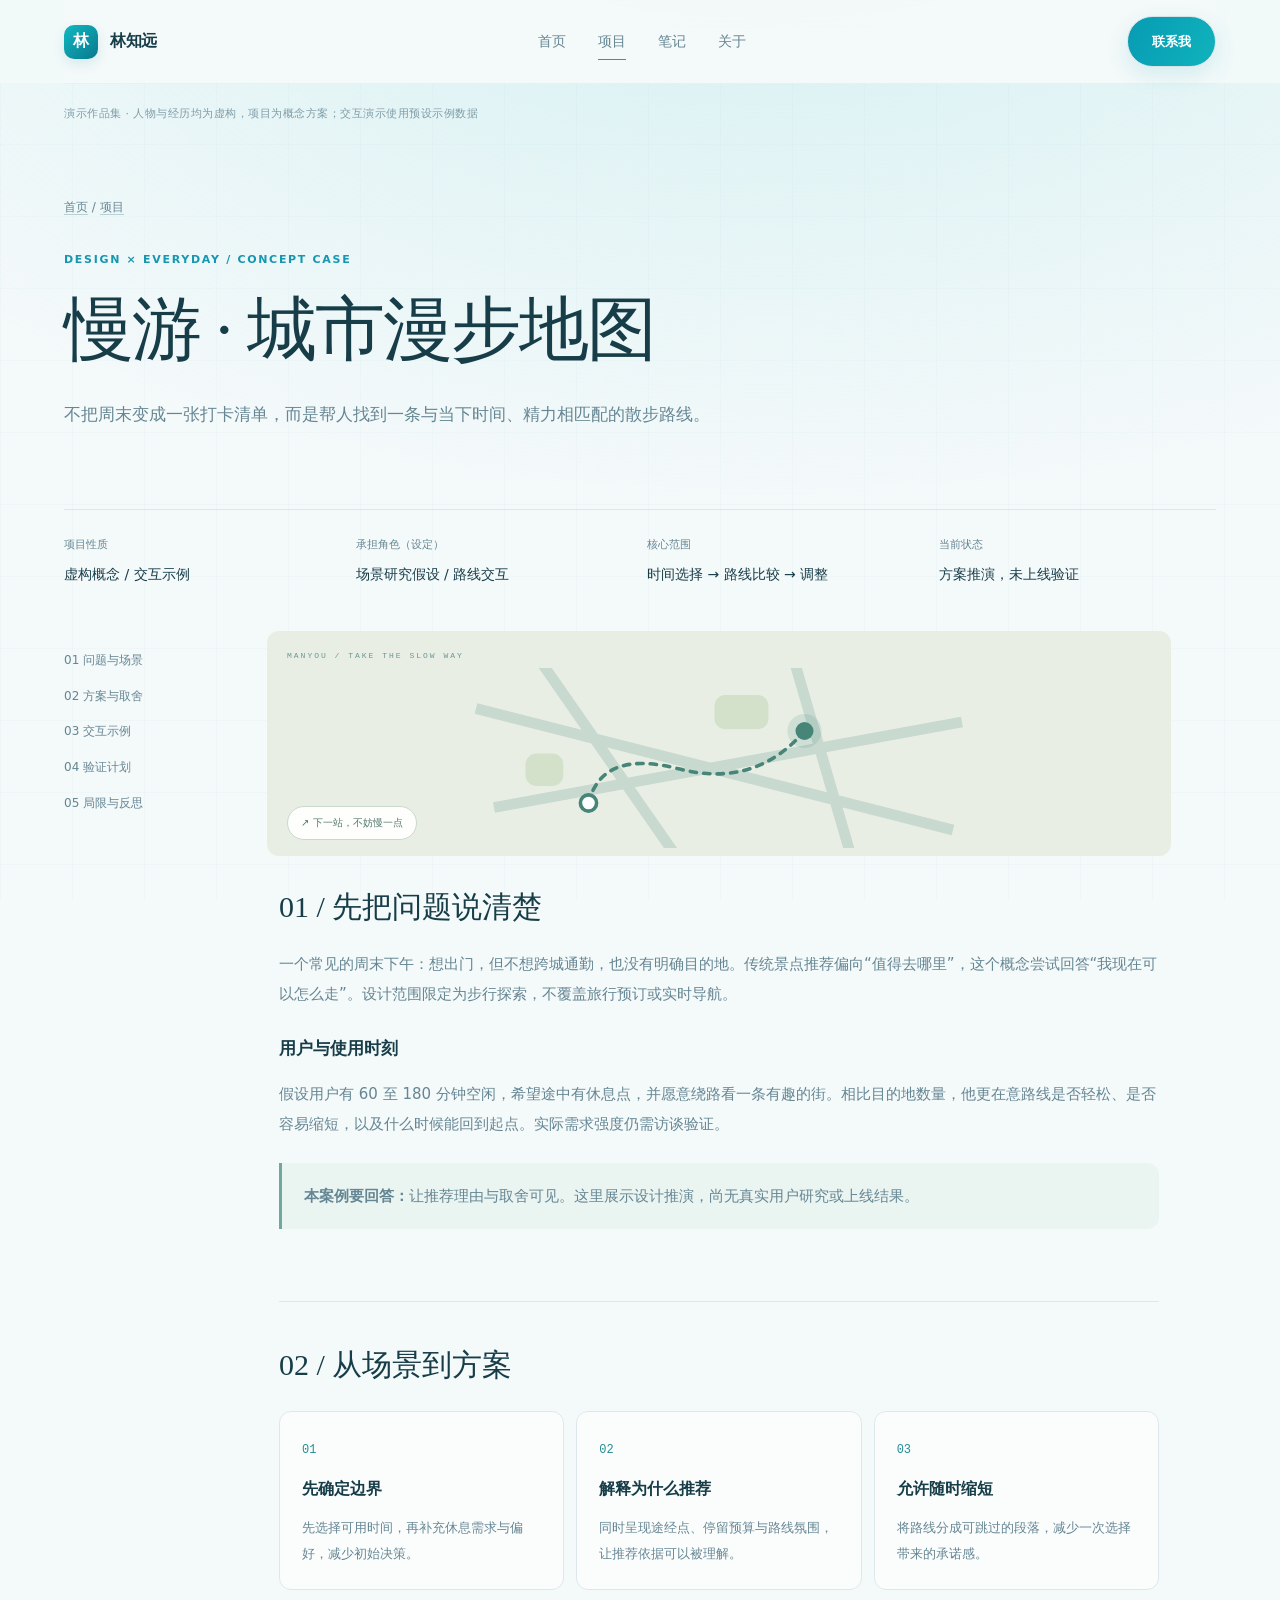
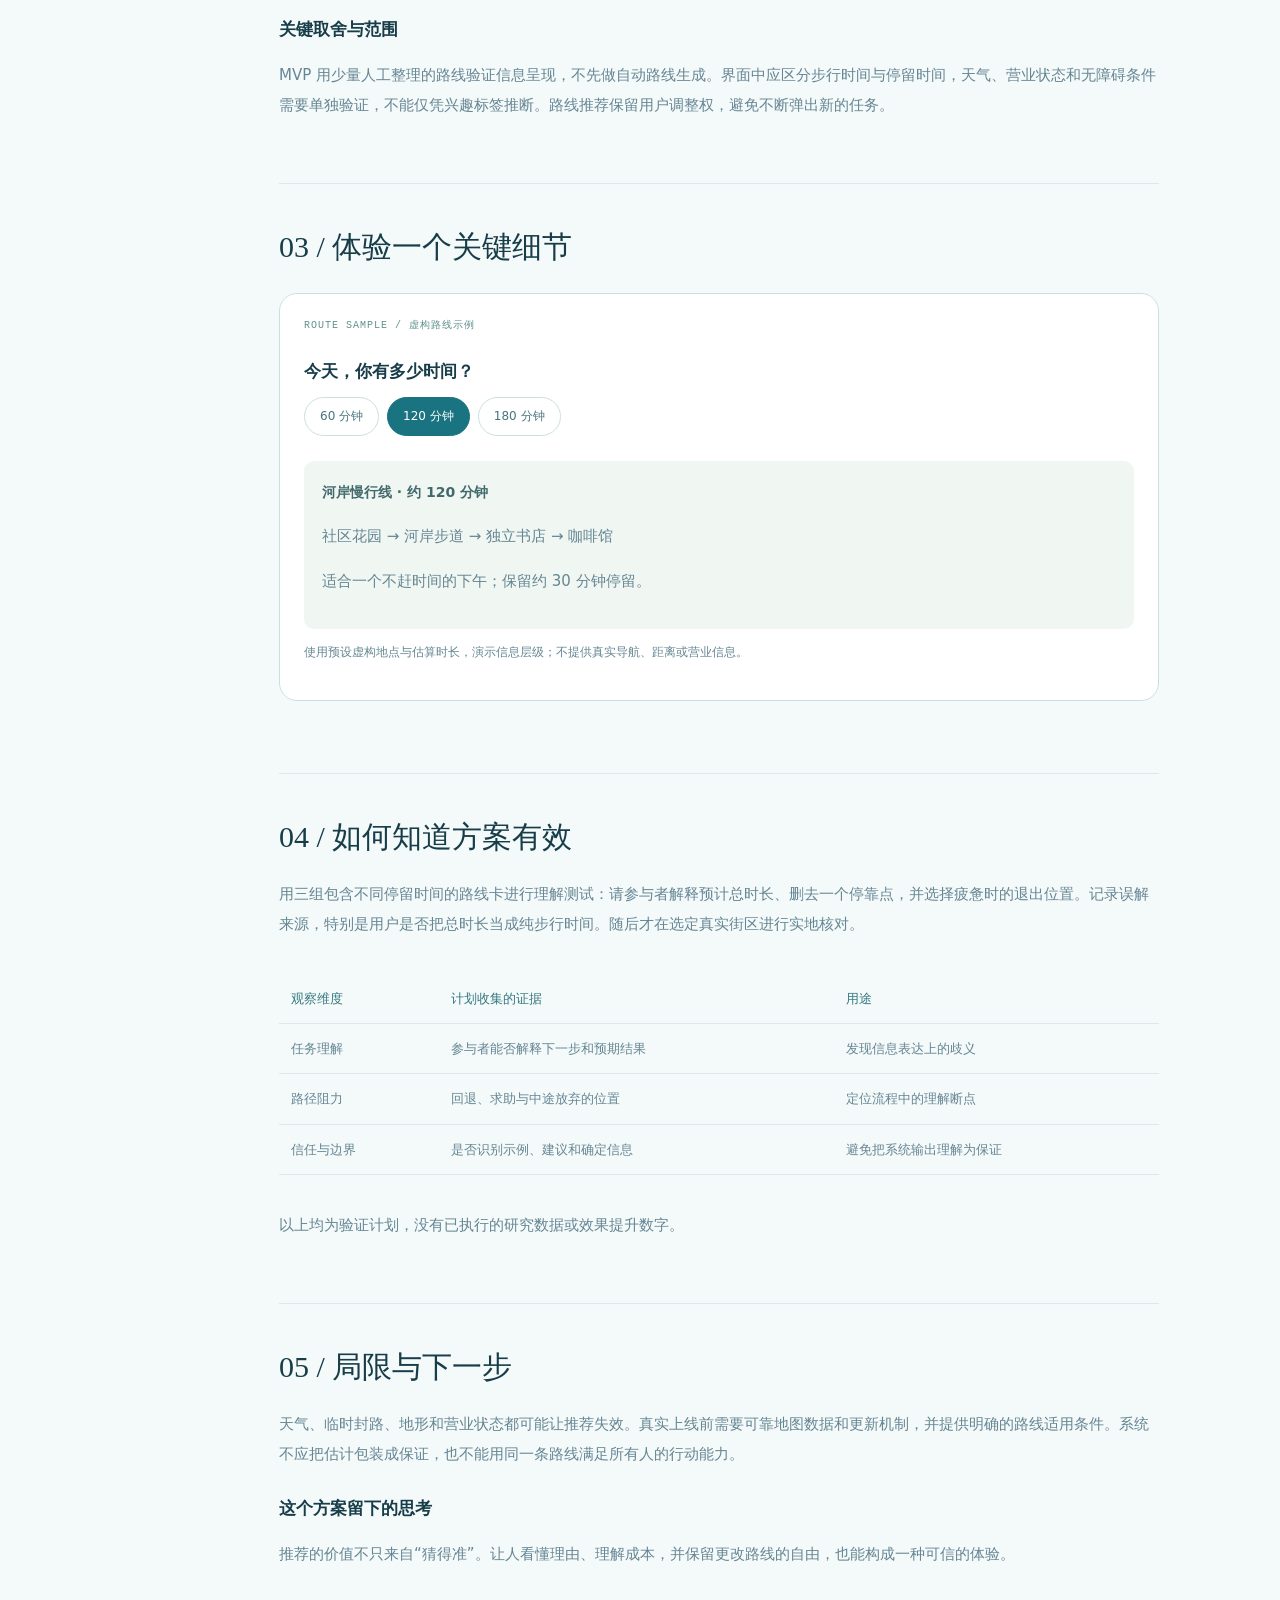
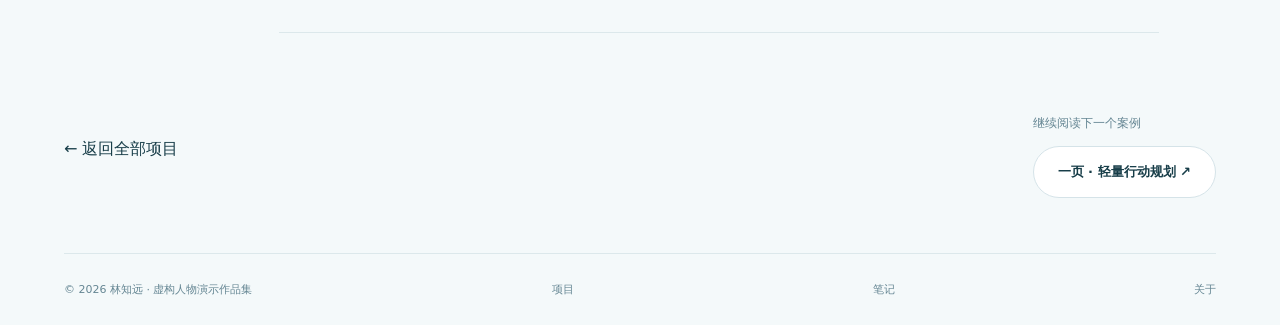
<file: walking.html>
<!doctype html><html lang="zh-CN"><head><meta charset="utf-8"><meta name="viewport" content="width=device-width,initial-scale=1"><meta name="robots" content="noindex,nofollow"><meta name="description" content="不把周末变成一张打卡清单，而是帮人找到一条与当下时间、精力相匹配的散步路线。"><meta name="theme-color" content="#f4f9fa"><title>慢游 · 城市漫步地图 · 林知远演示作品集</title><link rel="stylesheet" href="assets/site.css"><script src="assets/site.js" defer></script></head><body><div class="wrap"><header><div class="scroll-progress" aria-hidden="true"></div><a class="brand" href="index.html"><span class="logo">林</span>林知远</a><nav aria-label="主导航"><a href="index.html">首页</a><a href="projects.html" class="current" aria-current="page">项目</a><a href="notes.html">笔记</a><a href="about.html">关于</a></nav><a class="button primary" href="about.html#contact">联系我</a></header><div class="draft">演示作品集 · 人物与经历均为虚构，项目为概念方案；交互演示使用预设示例数据</div><main><div class="page-head"><div class="breadcrumb"><a href="index.html">首页</a> / <a href="projects.html">项目</a></div><div class="eyebrow">DESIGN × EVERYDAY / CONCEPT CASE</div><h1>慢游 · 城市漫步地图</h1><p class="intro">不把周末变成一张打卡清单，而是帮人找到一条与当下时间、精力相匹配的散步路线。</p></div><dl class="meta-grid"><div><dt>项目性质</dt><dd>虚构概念 / 交互示例</dd></div><div><dt>承担角色（设定）</dt><dd>场景研究假设 / 路线交互</dd></div><div><dt>核心范围</dt><dd>时间选择 → 路线比较 → 调整</dd></div><div><dt>当前状态</dt><dd>方案推演，未上线验证</dd></div></dl><div class="case-layout"><aside class="toc" aria-label="案例目录"><a href="#context">01 问题与场景</a><a href="#solution">02 方案与取舍</a><a href="#demo">03 交互示例</a><a href="#validation">04 验证计划</a><a href="#reflection">05 局限与反思</a></aside><div class="case-body"><div class="project-art walking-art" aria-hidden="true"><div class="mini-label">MANYOU / TAKE THE SLOW WAY</div><svg viewBox="0 0 500 200"><g fill="none" stroke="#c8d9d0" stroke-width="12"><path d="M-20 45L510 180M50-10L210 220M330-20L400 220M0 155L520 60"/></g><g fill="#d3e1cb"><rect x="245" y="30" width="60" height="38" rx="12"/><rect x="35" y="95" width="42" height="36" rx="12"/></g><path class="route-path" d="M105 150Q120 90 205 112T345 70" fill="none" stroke="#468578" stroke-width="4" stroke-linecap="round" stroke-dasharray="7 8"/><circle cx="105" cy="150" r="9" fill="#fff" stroke="#468578" stroke-width="4"/><circle cx="345" cy="70" r="10" fill="#468578"/><circle cx="345" cy="70" r="19" fill="#468578" opacity=".15"/></svg><div class="map-pill">↗ 下一站，不妨慢一点</div></div><section class="case-section" id="context"><h2>01 / 先把问题说清楚</h2><p>一个常见的周末下午：想出门，但不想跨城通勤，也没有明确目的地。传统景点推荐偏向“值得去哪里”，这个概念尝试回答“我现在可以怎么走”。设计范围限定为步行探索，不覆盖旅行预订或实时导航。</p><h3>用户与使用时刻</h3><p>假设用户有 60 至 180 分钟空闲，希望途中有休息点，并愿意绕路看一条有趣的街。相比目的地数量，他更在意路线是否轻松、是否容易缩短，以及什么时候能回到起点。实际需求强度仍需访谈验证。</p><div class="callout"><p><strong>本案例要回答：</strong>让推荐理由与取舍可见。这里展示设计推演，尚无真实用户研究或上线结果。</p></div></section><section class="case-section" id="solution"><h2>02 / 从场景到方案</h2><div class="flow"><div><b>01</b><h3>先确定边界</h3><p>先选择可用时间，再补充休息需求与偏好，减少初始决策。</p></div><div><b>02</b><h3>解释为什么推荐</h3><p>同时呈现途经点、停留预算与路线氛围，让推荐依据可以被理解。</p></div><div><b>03</b><h3>允许随时缩短</h3><p>将路线分成可跳过的段落，减少一次选择带来的承诺感。</p></div></div><h3>关键取舍与范围</h3><p>MVP 用少量人工整理的路线验证信息呈现，不先做自动路线生成。界面中应区分步行时间与停留时间，天气、营业状态和无障碍条件需要单独验证，不能仅凭兴趣标签推断。路线推荐保留用户调整权，避免不断弹出新的任务。</p></section><section class="case-section" id="demo"><h2>03 / 体验一个关键细节</h2><div class="demo-panel"><div class="demo-label">ROUTE SAMPLE / 虚构路线示例</div><h3>今天，你有多少时间？</h3><div class="filters" role="group" aria-label="选择漫步时间"><button data-duration="60" aria-pressed="false">60 分钟</button><button data-duration="120" aria-pressed="true">120 分钟</button><button data-duration="180" aria-pressed="false">180 分钟</button></div><div class="demo-output" id="route-output" aria-live="polite"><strong>河岸慢行线 · 约 120 分钟</strong><p>社区花园 → 河岸步道 → 独立书店 → 咖啡馆</p><p>适合一个不赶时间的下午；保留约 30 分钟停留。</p></div><p class="small">使用预设虚构地点与估算时长，演示信息层级；不提供真实导航、距离或营业信息。</p></div></section><section class="case-section" id="validation"><h2>04 / 如何知道方案有效</h2><p>用三组包含不同停留时间的路线卡进行理解测试：请参与者解释预计总时长、删去一个停靠点，并选择疲惫时的退出位置。记录误解来源，特别是用户是否把总时长当成纯步行时间。随后才在选定真实街区进行实地核对。</p><div class="table-wrap"><table><thead><tr><th>观察维度</th><th>计划收集的证据</th><th>用途</th></tr></thead><tbody><tr><td>任务理解</td><td>参与者能否解释下一步和预期结果</td><td>发现信息表达上的歧义</td></tr><tr><td>路径阻力</td><td>回退、求助与中途放弃的位置</td><td>定位流程中的理解断点</td></tr><tr><td>信任与边界</td><td>是否识别示例、建议和确定信息</td><td>避免把系统输出理解为保证</td></tr></tbody></table></div><p class="small">以上均为验证计划，没有已执行的研究数据或效果提升数字。</p></section><section class="case-section" id="reflection"><h2>05 / 局限与下一步</h2><p>天气、临时封路、地形和营业状态都可能让推荐失效。真实上线前需要可靠地图数据和更新机制，并提供明确的路线适用条件。系统不应把估计包装成保证，也不能用同一条路线满足所有人的行动能力。</p><h3>这个方案留下的思考</h3><p>推荐的价值不只来自“猜得准”。让人看懂理由、理解成本，并保留更改路线的自由，也能构成一种可信的体验。</p></section></div></div><div class="next-case"><a href="projects.html">← 返回全部项目</a><div><p>继续阅读下一个案例</p><a class="button" href="planning.html">一页 · 轻量行动规划 ↗</a></div></div></main><footer><span>© 2026 林知远 · 虚构人物演示作品集</span><a href="projects.html">项目</a><a href="notes.html">笔记</a><a href="about.html">关于</a></footer></div></body></html>
</file>
<file: assets/site.css>
:root{--ink:#173d48;--muted:#658693;--accent:#05a8bf;--line:#dce8eb;--paper:#f4fafb}*{box-sizing:border-box}html{scroll-behavior:smooth;scroll-padding-top:100px}body{margin:0;color:var(--ink);font:16px/1.8 system-ui,-apple-system,"PingFang SC","Microsoft YaHei",sans-serif;background:radial-gradient(ellipse 90% 400px at 40% -70px,#c6eff2,transparent),var(--paper);background-attachment:fixed}body:before{content:"";position:fixed;inset:0;background-image:linear-gradient(#a8cbd518 1px,transparent 1px),linear-gradient(90deg,#a8cbd518 1px,transparent 1px);background-size:64px 64px;pointer-events:none;z-index:-1}a{color:inherit;text-decoration:none}button{font:inherit}a:focus-visible,button:focus-visible{outline:3px solid #167e92;outline-offset:5px}a:hover{color:#087e93}.wrap{width:min(1440px,91%);margin:auto}header{display:flex;align-items:center;justify-content:space-between;height:100px;gap:24px}.brand{display:flex;align-items:center;gap:12px;font-weight:700}.logo{display:grid;place-items:center;background:var(--accent);color:white;width:34px;height:34px;border-radius:10px}nav{display:flex;gap:32px;color:var(--muted);font-size:14px}nav a:hover{border-bottom:2px solid var(--accent)}.button{display:inline-flex;align-items:center;gap:18px;border:1px solid var(--line);padding:13px 24px;border-radius:40px;background:white;font-size:14px;font-weight:600}.primary{background:var(--accent);border-color:var(--accent);color:white;box-shadow:0 12px 32px #04aac027}.primary:hover{background:#078ba0;color:white}.draft{font-size:12px;color:var(--muted);padding:8px 0}.hero{display:grid;grid-template-columns:1.5fr 1fr;gap:7%;padding:65px 0 85px;align-items:center}.status{display:inline-flex;align-items:center;gap:10px;background:#fff;border:1px solid var(--line);border-radius:30px;padding:8px 17px;color:var(--muted);font-size:13px}.dot{width:7px;height:7px;border-radius:50%;background:#16bfaa}.hello{font-size:18px;color:var(--muted);margin:25px 0 8px}h1{font:700 clamp(58px,6.3vw,96px)/1.2 "Songti SC","Noto Serif CJK SC",SimSun,serif;letter-spacing:-3px;margin:0}.role{font:32px/1.5 "Songti SC",SimSun,serif;color:var(--accent);margin:10px 0 22px}.intro{font-size:17px;line-height:1.9;color:var(--muted);max-width:720px}.actions{display:flex;flex-wrap:wrap;gap:14px;margin:28px 0 24px}.cards{display:grid;grid-template-columns:repeat(3,1fr);gap:10px}.card{background:#ffffffdf;border:1px solid var(--line);padding:18px;border-radius:18px}.eyebrow{font-size:12px;letter-spacing:1.5px;color:#1696b1;font-weight:600}.card h3{font:22px/1.5 "Songti SC",SimSun,serif;margin:16px 0 10px}.card p{font-size:13px;line-height:1.8;color:var(--muted);margin:0}.album{background:#f6fcfc99;border:1px solid var(--line);border-radius:30px;padding:22px;box-shadow:0 20px 40px #194d5b06}.album-label{font-size:10px;letter-spacing:2px;color:#89a8b2;font-weight:700}.stack{position:relative;margin:35px 18px 28px;aspect-ratio:4/4.7}.photo{position:absolute;inset:0;border:9px solid white;border-radius:21px;background:#d6e6e8;box-shadow:0 20px 26px #193d4930;transform:rotate(-7deg)}.photo:nth-child(2){transform:rotate(7deg);background:#c7dee3}.photo:last-child{transform:rotate(-1deg);background:#133942;overflow:hidden}.scene{position:absolute;inset:0;background:radial-gradient(circle at 68% 22%,#fff8cf 0 2px,transparent 3px),radial-gradient(circle at 20% 30%,#fff7 0 1px,transparent 2px),radial-gradient(circle at 80% 43%,#fff7 0 1px,transparent 2px),linear-gradient(170deg,#0b2935,#467077 60%,#96b0a4)}.scene:before,.scene:after{content:"";position:absolute;bottom:-14%;width:150%;height:53%;left:-35%;background:#264b4a;transform:rotate(22deg);border-radius:35%}.scene:after{left:15%;bottom:-25%;background:#143b3c;transform:rotate(-25deg);height:63%}.photo-caption{position:absolute;bottom:20px;left:20px;right:20px;color:#fff;font-size:13px;z-index:1}.photo-caption small{display:block;opacity:.7;font-size:10px;letter-spacing:2px}.album-footer{display:flex;justify-content:space-between;align-items:center;color:#89a8b2;font-size:11px;gap:12px}.section{border-top:1px solid var(--line);padding:65px 0}.section h2{font:34px/1.4 "Songti SC",SimSun,serif;margin:12px 0 28px}.rows{display:grid;grid-template-columns:1fr 1fr;gap:22px}.placeholder{border:1px solid var(--line);background:#ffffffa8;border-radius:20px;padding:28px}.placeholder h3{margin:0 0 10px;font-weight:500;font-size:21px}.placeholder p,.about{color:var(--muted);margin:0;max-width:780px}.contact{display:flex;justify-content:space-between;align-items:center;gap:20px}.contact p{color:var(--muted)}footer{border-top:1px solid var(--line);padding:26px 0;display:flex;justify-content:space-between;color:var(--muted);font-size:12px}@media(min-width:1600px){.hero{padding-top:95px}}@media(max-width:1000px){.hero{gap:4%;grid-template-columns:1.3fr 1fr}.cards{grid-template-columns:1fr}.card h3{margin:8px 0}.card{padding:14px 18px}.album{padding:17px}.stack{margin:25px 5px}.intro{font-size:15px}}@media(max-width:680px){header{height:80px;flex-wrap:wrap;gap:10px}header>.button{display:none}nav{gap:16px;font-size:12px}.hero{grid-template-columns:1fr;padding:40px 0 55px;gap:40px}.cards{grid-template-columns:1fr}.card h3{font-size:23px}.album{max-width:420px;width:100%;justify-self:center}.rows{grid-template-columns:1fr}.section{padding:45px 0}.contact{display:block}.role{font-size:29px}h1{font-size:64px}.wrap{width:89%}}

.detail{background:transparent;border:0;border-bottom:1px solid #a6cfd6;color:#078ba0;padding:8px 0 3px;margin-top:18px;cursor:pointer;font-size:14px}.placeholder h3{margin-top:10px}dialog{width:min(620px,90vw);max-height:85vh;overflow:auto;border:1px solid var(--line);border-radius:24px;padding:32px;color:var(--ink);background:var(--paper)}dialog::backdrop{background:#12374388;backdrop-filter:blur(5px)}dialog h2{font:30px/1.5 "Songti SC",SimSun,serif;margin:10px 0 20px}dialog h3{font-size:16px}dialog p{color:var(--muted)}.close{display:block;margin-left:auto;background:white;border:1px solid var(--line);border-radius:30px;padding:6px 16px;cursor:pointer}.demo-note{font-size:12px;border-top:1px solid var(--line);padding-top:16px} @media(prefers-reduced-motion:reduce){html{scroll-behavior:auto}}

/* Editorial spacing, soft surfaces and restrained motion. No external assets. */
:root{--ease:cubic-bezier(.22,1,.36,1)}::selection{background:#bbe8e5;color:#173d48}body{background:radial-gradient(ellipse 85% 600px at 60% -100px,#bce9eb90,transparent),#f4f9fa}body:before{background-size:72px 72px;opacity:.65}.wrap{width:min(1320px,90%)}header{position:sticky;top:0;z-index:20;height:84px;background:#f4f9fad9;border-bottom:1px solid #d9e6e875;backdrop-filter:blur(20px);-webkit-backdrop-filter:blur(20px)}header:before{position:absolute;content:"";inset:0 -5.6%;background:inherit;z-index:-1}.scroll-progress{position:absolute;left:0;bottom:-1px;height:2px;width:100%;background:linear-gradient(90deg,#78c7bc,#06a5b8);transform:scaleX(0);transform-origin:left;pointer-events:none}.brand{letter-spacing:-.5px}.logo{background:linear-gradient(135deg,#12b9c1,#08788e);box-shadow:0 5px 12px #088b9e20;transition:transform .5s var(--ease)}.brand:hover .logo{transform:rotate(-9deg)}nav a{position:relative;border:0!important;padding:6px 0}nav a:after{content:"";position:absolute;bottom:0;left:0;width:100%;height:1px;background:var(--accent);transform:scaleX(0);transform-origin:left;transition:transform .35s var(--ease)}nav a:hover:after,nav a.current:after{transform:scaleX(1)}.draft{font-size:11px;letter-spacing:.5px;margin-top:12px;opacity:.8}.hero{padding:80px 0 100px;grid-template-columns:1.4fr 1fr;gap:8%;position:relative}.hello{font-size:16px;margin-top:32px}h1{font-size:clamp(65px,7.4vw,108px);font-weight:600;letter-spacing:-5px}.name-line{display:inline-block}.name-dot{color:#0d9aae;margin-left:6px}.role{font-size:29px;display:flex;align-items:center;gap:20px}.role-line{display:block;width:62px;height:1px;background:linear-gradient(90deg,#15a6b7,transparent)}.intro{font-size:16px;line-height:2;max-width:620px}.status{box-shadow:0 4px 20px #18445105;font-size:11px;letter-spacing:1px}.dot{box-shadow:0 0 0 4px #18b99f12;animation:signal 3s ease-in-out infinite}.button{transition:transform .35s var(--ease),box-shadow .35s var(--ease),background .3s;border-color:#d5e3e8;font-size:13px}.button:hover{transform:translateY(-3px);box-shadow:0 12px 30px #18445112}.button span{transition:transform .35s}.button:hover span{transform:translateX(4px)}.primary{background:linear-gradient(115deg,#079bb4,#10b3bc);box-shadow:0 8px 22px #0a9faf24}.actions{margin:30px 0}.cards{gap:12px}.card{position:relative;overflow:hidden;background:#ffffffa6;border-color:#dce8eac9;border-radius:18px;padding:20px 16px;transition:transform .4s var(--ease),box-shadow .4s,border-color .4s}.card:before{content:"";position:absolute;inset:0;pointer-events:none;opacity:0;background:radial-gradient(230px circle at var(--px,50%) var(--py,50%),#bcece760,transparent);transition:opacity .4s}.card:hover:before{opacity:1}.card:hover{border-color:#add6d9;transform:translateY(-5px);box-shadow:0 18px 40px #1b59600b}.card h3{font-size:21px}.card p{font-size:12px}.eyebrow{font-size:10px;letter-spacing:1.7px}.section{padding:80px 0}.section h2{font-size:clamp(28px,3.1vw,42px);letter-spacing:-1px;margin-bottom:35px}.rows{gap:24px}.placeholder{overflow:hidden;border-color:#dbe7e8;background:#ffffffa8;padding:30px;transition:box-shadow .45s,transform .45s var(--ease)}.placeholder:hover{box-shadow:0 20px 55px #18445109;transform:translateY(-4px)}.placeholder h3{font-size:24px}.placeholder p{font-size:14px;line-height:2}.detail{display:inline-flex;align-items:center;transition:letter-spacing .35s;color:#168c9c}.detail:hover{letter-spacing:1px}.album{border:0;background:none;box-shadow:none;padding:0;align-self:center;perspective:1100px}.album-top{display:flex;justify-content:space-between;align-items:center;margin:0 5px 20px}.album-label{font-size:9px;letter-spacing:2px}.art-index{color:#87a3ac;font:10px ui-monospace,monospace}.art-stage{position:relative;padding:10px;isolation:isolate;transform:rotate(2deg);transition:transform .65s var(--ease);will-change:transform}.art-stage:before,.art-stage:after{content:"";position:absolute;inset:10px;border-radius:22px;z-index:-1;background:#d4e4e5;border:7px solid #fff;transform:rotate(-8deg);box-shadow:0 10px 30px #173d4810}.art-stage:after{transform:rotate(5deg);background:#dce4de}.art-frame{border:8px solid white;border-radius:21px;overflow:hidden;box-shadow:0 28px 55px -14px #153d4860;transform:translateZ(0)}.landscape{display:block;width:100%;height:auto;transition:filter 1.1s var(--ease)}[data-theme=dawn] .landscape{filter:sepia(.35) hue-rotate(325deg) saturate(.85) brightness(1.25)}[data-theme=mist] .landscape{filter:saturate(.35) brightness(1.3)}.art-stamp{position:absolute;right:-12px;top:40px;border-radius:50%;width:76px;height:76px;display:grid;place-content:center;text-align:center;font:10px/1.5 ui-monospace,monospace;letter-spacing:1px;background:#f1f7eb;box-shadow:0 4px 16px #082f3920;transform:rotate(12deg);border:1px solid #cedbd3}.orbit-dot{position:absolute;left:-16px;bottom:65px;width:12px;height:12px;background:#81bca9;border:3px solid #fff;border-radius:50%;box-shadow:0 0 0 8px #81bca91a}.art-bottom{margin-top:32px;display:flex;align-items:center;justify-content:space-between;gap:12px}.art-bottom p{font-size:11px;color:#6b8c95;margin:5px 0}.art-controls{display:flex;gap:6px}.swatch{width:30px;height:30px;border:5px solid #f4f9fa;border-radius:50%;cursor:pointer;box-shadow:0 0 0 1px #d6e3e5;transition:box-shadow .3s,transform .3s}.swatch:hover{transform:translateY(-3px)}.swatch[aria-pressed=true]{box-shadow:0 0 0 2px #268b98}.swatch.night{background:#214d60}.swatch.dawn{background:#ba9e8d}.swatch.mist{background:#8fa5a6}.art-aurora{transform-origin:center;animation:aurora 13s ease-in-out infinite}.art-stars{animation:stars 6s ease-in-out infinite}.project-art{height:225px;border-radius:12px;margin:-12px -12px 28px;padding:20px;position:relative;overflow:hidden;transition:background .5s}.reading-art{background:#e1eeec}.mini-label{font:8px ui-monospace,monospace;letter-spacing:2px;color:#6c9593}.mini-reader{position:absolute;left:14%;right:9%;top:55px;height:185px;border:1px solid #d4e1db;border-radius:10px;display:flex;background:#fcfdf9;box-shadow:0 15px 30px #275e5315;transform:rotate(-3deg);transition:transform .6s var(--ease)}.placeholder:hover .mini-reader{transform:rotate(0) translateY(-5px)}.mini-sidebar{width:24%;border-right:1px solid #e6ece5;padding:22px 12px}.mini-sidebar i{display:block;height:5px;border-radius:5px;background:#dce6da;margin-bottom:14px}.mini-page{padding:23px;width:76%}.mini-page>span{font:18px "Songti SC",serif;color:#315b50}.mini-page b{display:block;height:4px;background:#e3e9e0;border-radius:3px;margin:12px 0}.mini-page b:nth-of-type(2){width:85%}.mini-page b:nth-of-type(3){width:65%}.mini-highlight{font-size:10px;padding:10px;background:#eff4e7;border-radius:5px;color:#66836a}.mini-highlight em{display:block;font:8px ui-monospace,monospace;margin-top:5px}.floating-note{position:absolute;right:12px;bottom:16px;background:#fffef5ee;border:1px solid #e3e5cf;border-radius:9px;padding:9px 13px;font-size:10px;color:#758469;box-shadow:0 7px 20px #31523b10;transform:rotate(4deg)}.walking-art{background:#e9eee5}.walking-art svg{width:100%;height:180px;margin-top:8px}.map-pill{position:absolute;left:20px;bottom:16px;border:1px solid #cad9cd;background:#fffffff0;border-radius:30px;padding:7px 13px;font-size:10px;color:#52796d}.placeholder:hover .route-path{animation:route 10s linear infinite}.about{font-size:17px;line-height:2.2}.contact{background:radial-gradient(ellipse at right bottom,#c7e7e338,transparent 65%)}dialog[open]{animation:dialog-in .35s var(--ease)}dialog .close:hover{background:#deeeed}footer{font-size:11px} .enhanced .reveal{opacity:0;transform:translateY(24px);transition:opacity .8s var(--ease),transform .8s var(--ease)}.enhanced .reveal.visible{opacity:1;transform:translateY(0)}.enhanced .card.reveal:nth-child(2){transition-delay:70ms}.enhanced .card.reveal:nth-child(3){transition-delay:140ms}
@keyframes signal{50%{box-shadow:0 0 0 7px #18b99f04}}@keyframes aurora{50%{transform:translateY(-13px) skewX(5deg);opacity:.5}}@keyframes stars{50%{opacity:.35}}@keyframes route{to{stroke-dashoffset:-150}}@keyframes dialog-in{from{opacity:0;transform:translateY(15px) scale(.98)}to{opacity:1;transform:none}}
@media(min-width:1001px){.hero .hello,.hero h1,.hero .role,.hero .intro,.hero .actions{animation:dialog-in .9s var(--ease) both}.hero h1{animation-delay:.06s}.hero .role{animation-delay:.12s}.hero .intro{animation-delay:.18s}.hero .actions{animation-delay:.24s}}@media(max-width:1000px){.hero{gap:5%;grid-template-columns:1.2fr 1fr;padding-top:55px}.cards{grid-template-columns:1fr}.card h3 br{display:none}.card h3{margin:6px 0}.art-stamp{width:60px;height:60px;font-size:8px}.project-art{height:200px}.art-bottom{display:block}.art-controls{margin-top:10px}.intro{font-size:14px}}@media(max-width:680px){header{height:76px;flex-wrap:nowrap}.brand{font-size:14px;gap:8px}.logo{width:28px;height:28px;border-radius:8px}nav{gap:12px;font-size:11px}.hero{grid-template-columns:1fr;padding:44px 0 65px;gap:50px}h1{font-size:76px}.role{font-size:26px}.intro{font-size:15px}.cards{grid-template-columns:1fr}.card h3{font-size:22px}.album{width:88%;max-width:360px}.art-bottom{display:flex}.art-controls{margin-top:0}.art-stamp{right:-16px}.section{padding:55px 0}.placeholder{padding:24px}.placeholder h3{font-size:22px}.project-art{margin:-8px -8px 24px}.about{font-size:15px}.contact{display:block}footer{font-size:10px;gap:20px}.art-stage{will-change:auto}.draft{font-size:10px}.eyebrow{letter-spacing:1.2px}}@media(max-width:360px){nav{gap:8px;font-size:10px}.brand{font-size:12px}.wrap{width:92%}h1{font-size:64px}}
@media(prefers-reduced-motion:reduce){*,*:before,*:after{animation:none!important;transition:none!important;scroll-behavior:auto!important}.enhanced .reveal{opacity:1;transform:none}.art-stage{transform:none!important}.card:hover,.placeholder:hover,.button:hover{transform:none}}

.page-head{padding:65px 0 45px;max-width:900px}.breadcrumb{font-size:12px;color:var(--muted);margin-bottom:32px}.breadcrumb a{border-bottom:1px solid #b8d1d5}.page-head h1{font:500 clamp(38px,5.5vw,72px)/1.25 "Songti SC",SimSun,serif;letter-spacing:-2px;margin:15px 0 24px}.page-head .intro{max-width:760px;font-size:17px}.page-head .eyebrow{font-size:11px}.meta-grid{display:grid;grid-template-columns:repeat(4,1fr);gap:14px;border-top:1px solid var(--line);padding:25px 0 40px}.meta-grid dt{font-size:11px;color:var(--muted)}.meta-grid dd{margin:7px 0 0;font-size:14px}.case-layout{display:grid;grid-template-columns:165px minmax(0,1fr);gap:50px;align-items:start}.toc{position:sticky;top:110px;font-size:12px}.toc a{display:block;padding:7px 0;color:var(--muted)}.case-body{max-width:880px}.case-section{padding:0 0 48px;margin-bottom:40px;border-bottom:1px solid var(--line);scroll-margin-top:115px}.case-section h2{font:30px/1.5 "Songti SC",SimSun,serif;margin:0 0 20px}.case-section h3{font-size:17px;font-weight:600;margin:24px 0 10px}.case-section p,.case-section li{font-size:15px;line-height:2;color:var(--muted)}.case-section ul,.case-section ol{padding-left:22px}.callout{background:#e4f1ec9c;border-left:3px solid #6da99c;padding:18px 22px;border-radius:0 12px 12px 0;margin:24px 0}.callout p{margin:0}.flow{display:grid;grid-template-columns:repeat(3,1fr);gap:12px;margin:24px 0}.flow>div{padding:22px;background:#fff9;border:1px solid var(--line);border-radius:12px}.flow b{font:12px ui-monospace,monospace;color:#258c94}.flow h3{font-size:16px;margin:12px 0}.flow p{font-size:13px;margin:0}.demo-panel{border:1px solid #cadfdf;border-radius:18px;padding:24px;background:#fffffff0;margin:24px 0}.demo-label{font:10px ui-monospace,monospace;letter-spacing:1px;color:#60918b;margin-bottom:15px}.demo-panel button,.filter-button{border:1px solid #cddfe0;background:#fff;border-radius:24px;padding:8px 15px;font-size:12px;color:#47757c;cursor:pointer}.demo-panel button[aria-pressed=true],.filter-button[aria-pressed=true]{background:#1a7380;color:#fff;border-color:#1a7380}.demo-panel label{display:block;color:var(--muted);font-size:13px;margin-bottom:7px}.demo-panel select{padding:10px 14px;border:1px solid #c7dbdc;border-radius:8px;color:var(--ink);background:#f6faf9;font:inherit;max-width:100%}.demo-output{margin-top:20px;padding:18px;background:#f0f6f2;border-radius:10px;color:#426a6c;font-size:14px;line-height:1.9}.demo-panel .small,.small{font-size:12px;color:var(--muted);line-height:1.9}.source{margin-top:12px;border-top:1px solid var(--line);padding-top:12px;font-size:13px;color:var(--muted)}[hidden]{display:none!important}.filters{display:flex;gap:8px;flex-wrap:wrap;margin:0 0 25px}.project-list{display:grid;grid-template-columns:repeat(2,minmax(0,1fr));gap:24px;padding-bottom:60px}.project-list .placeholder{display:flex;flex-direction:column;align-items:stretch}.project-list .detail{align-self:start;margin-top:22px}.project-list .project-art{flex-shrink:0}.list-note{font-size:12px;color:var(--muted);margin:20px 0 35px}.section-link{display:inline-block;font-size:13px;border-bottom:1px solid #96bfc3;margin-top:24px;color:#278692}.planning-art{background:#e5e8f0}.plan-sheet{margin:18px auto 0;width:80%;background:#ffffffd9;border:1px solid #d2d9e6;border-radius:10px;padding:16px;transform:rotate(-3deg);box-shadow:0 15px 20px #2635520b}.plan-sheet span{display:block;border-bottom:1px solid #e9edf1;padding:6px 0;font-size:11px;color:#66768f}.plan-sheet b{font-size:15px;color:#3b516e}.note-card{padding:30px 0;border-top:1px solid var(--line);display:grid;grid-template-columns:140px 1fr;gap:25px}.note-card h2{font:27px/1.5 "Songti SC",serif;margin:7px 0 12px}.note-card p{font-size:14px;color:var(--muted);margin:0}.article{max-width:790px;margin:auto;padding-bottom:65px}.article p,.article li{color:var(--muted);font-size:16px;line-height:2.15}.article h2{font:29px/1.5 "Songti SC",serif;margin:45px 0 20px}.article h3{font-size:19px;margin-top:30px}.about-grid{display:grid;grid-template-columns:1.4fr 1fr;gap:50px;padding-bottom:50px}.about-grid p{font-size:15px;line-height:2;color:var(--muted)}.about-panel{padding:28px;border:1px solid var(--line);border-radius:18px;background:#ffffffa0;margin-bottom:18px}.about-panel h2{font-size:18px;margin:0 0 12px}.about-panel p{font-size:13px;margin:0}.next-case{display:flex;justify-content:space-between;gap:24px;align-items:center;padding:28px 0 55px}.next-case p{font-size:12px;color:var(--muted)}.hero .cards .eyebrow{letter-spacing:.8px}nav a.current:after{transform:scaleX(1)}.table-wrap{overflow:auto}table{border-collapse:collapse;width:100%;font-size:13px;margin:20px 0}th,td{border-bottom:1px solid var(--line);padding:13px 12px;text-align:left;vertical-align:top}th{font-weight:500;color:#357980}td{color:var(--muted)}
@media(max-width:850px){.case-layout{grid-template-columns:1fr;gap:24px}.toc{position:static;display:flex;flex-wrap:wrap;gap:8px 20px;padding-bottom:22px;border-bottom:1px solid var(--line)}.about-grid{grid-template-columns:1fr;gap:15px}.case-body{max-width:none}.meta-grid{grid-template-columns:repeat(2,1fr)}}@media(max-width:680px){.page-head{padding:40px 0 28px}.page-head h1{font-size:42px;letter-spacing:-1px}.page-head .intro{font-size:15px}.project-list{grid-template-columns:1fr}.flow{grid-template-columns:1fr}.note-card{grid-template-columns:1fr;gap:6px}.meta-grid{gap:16px}.meta-grid dd{font-size:12px}.case-section{padding-bottom:30px;margin-bottom:30px}.case-section h2{font-size:26px}.case-section p,.case-section li{font-size:14px}.article p,.article li{font-size:15px}.demo-panel{padding:18px}.next-case{display:block}.next-case .button{margin-top:10px}.breadcrumb{margin-bottom:20px}header>.button{display:none}nav{gap:14px}}
</file>
